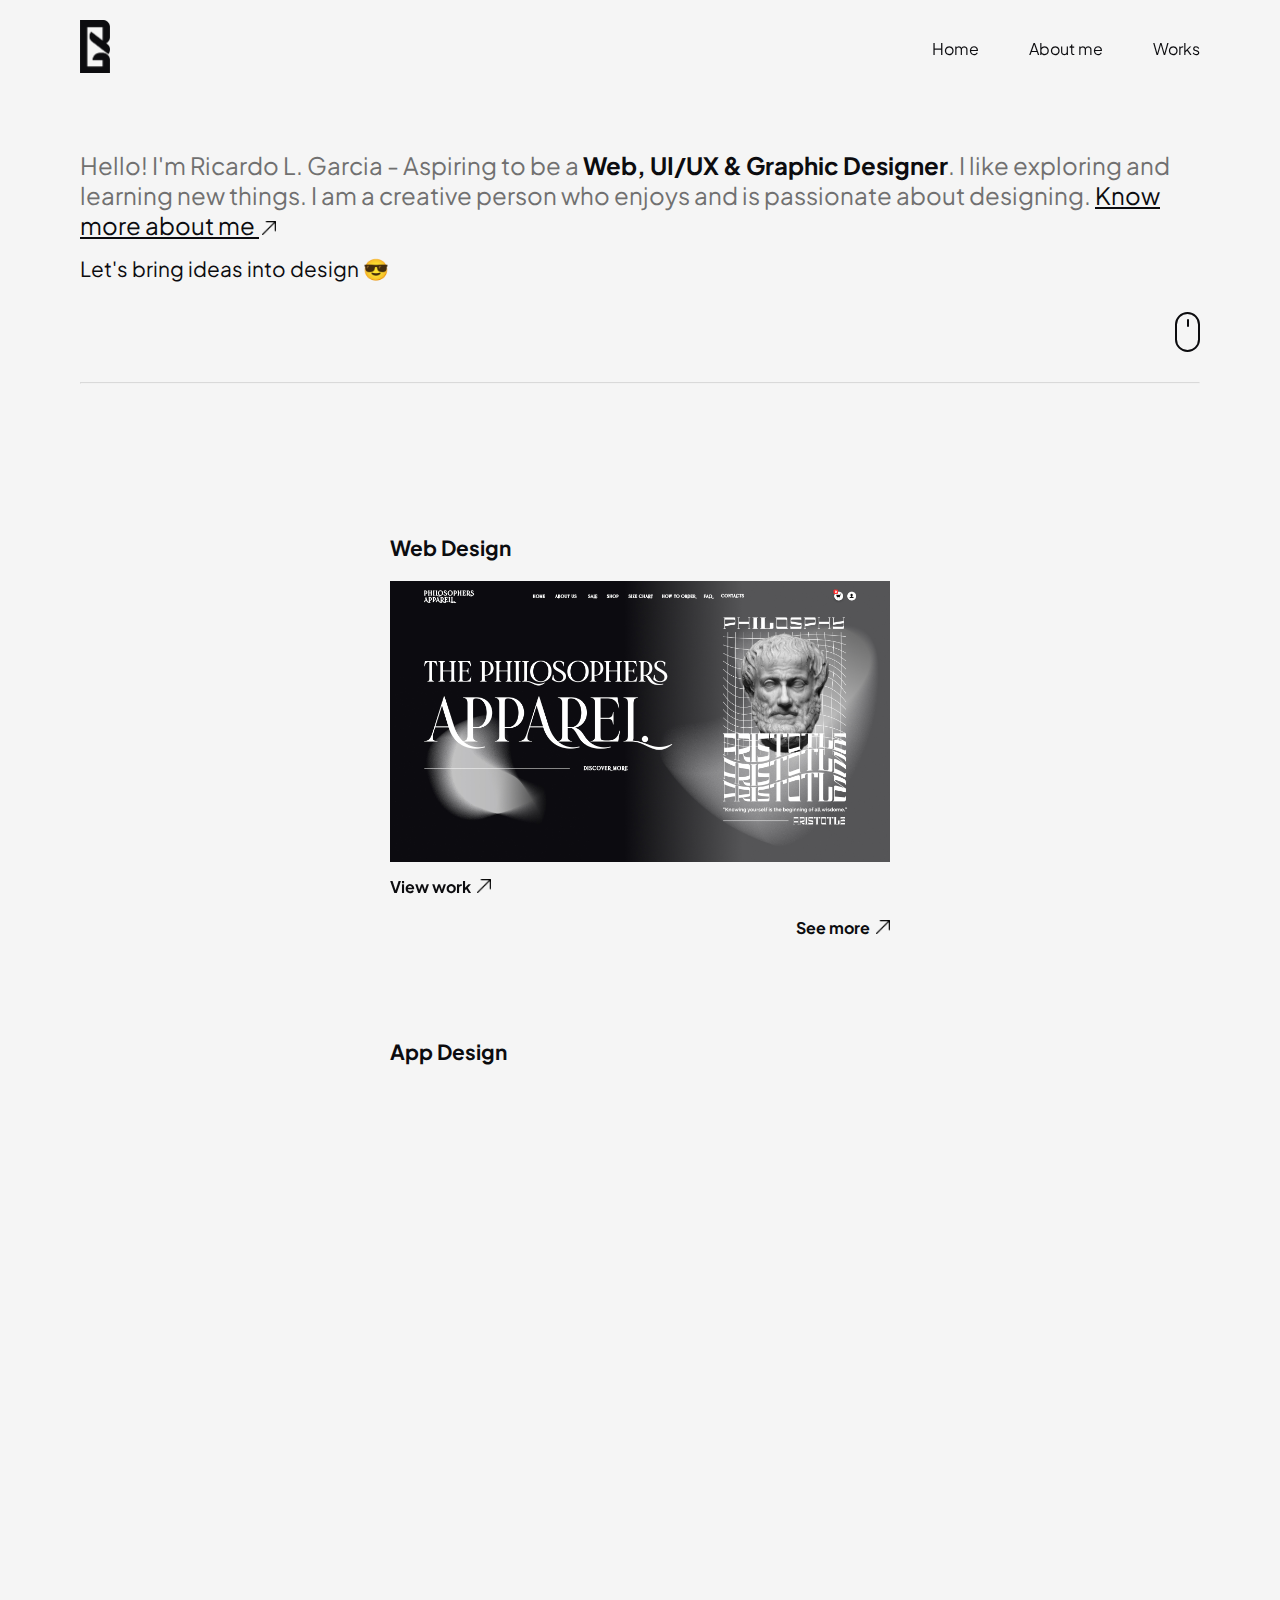
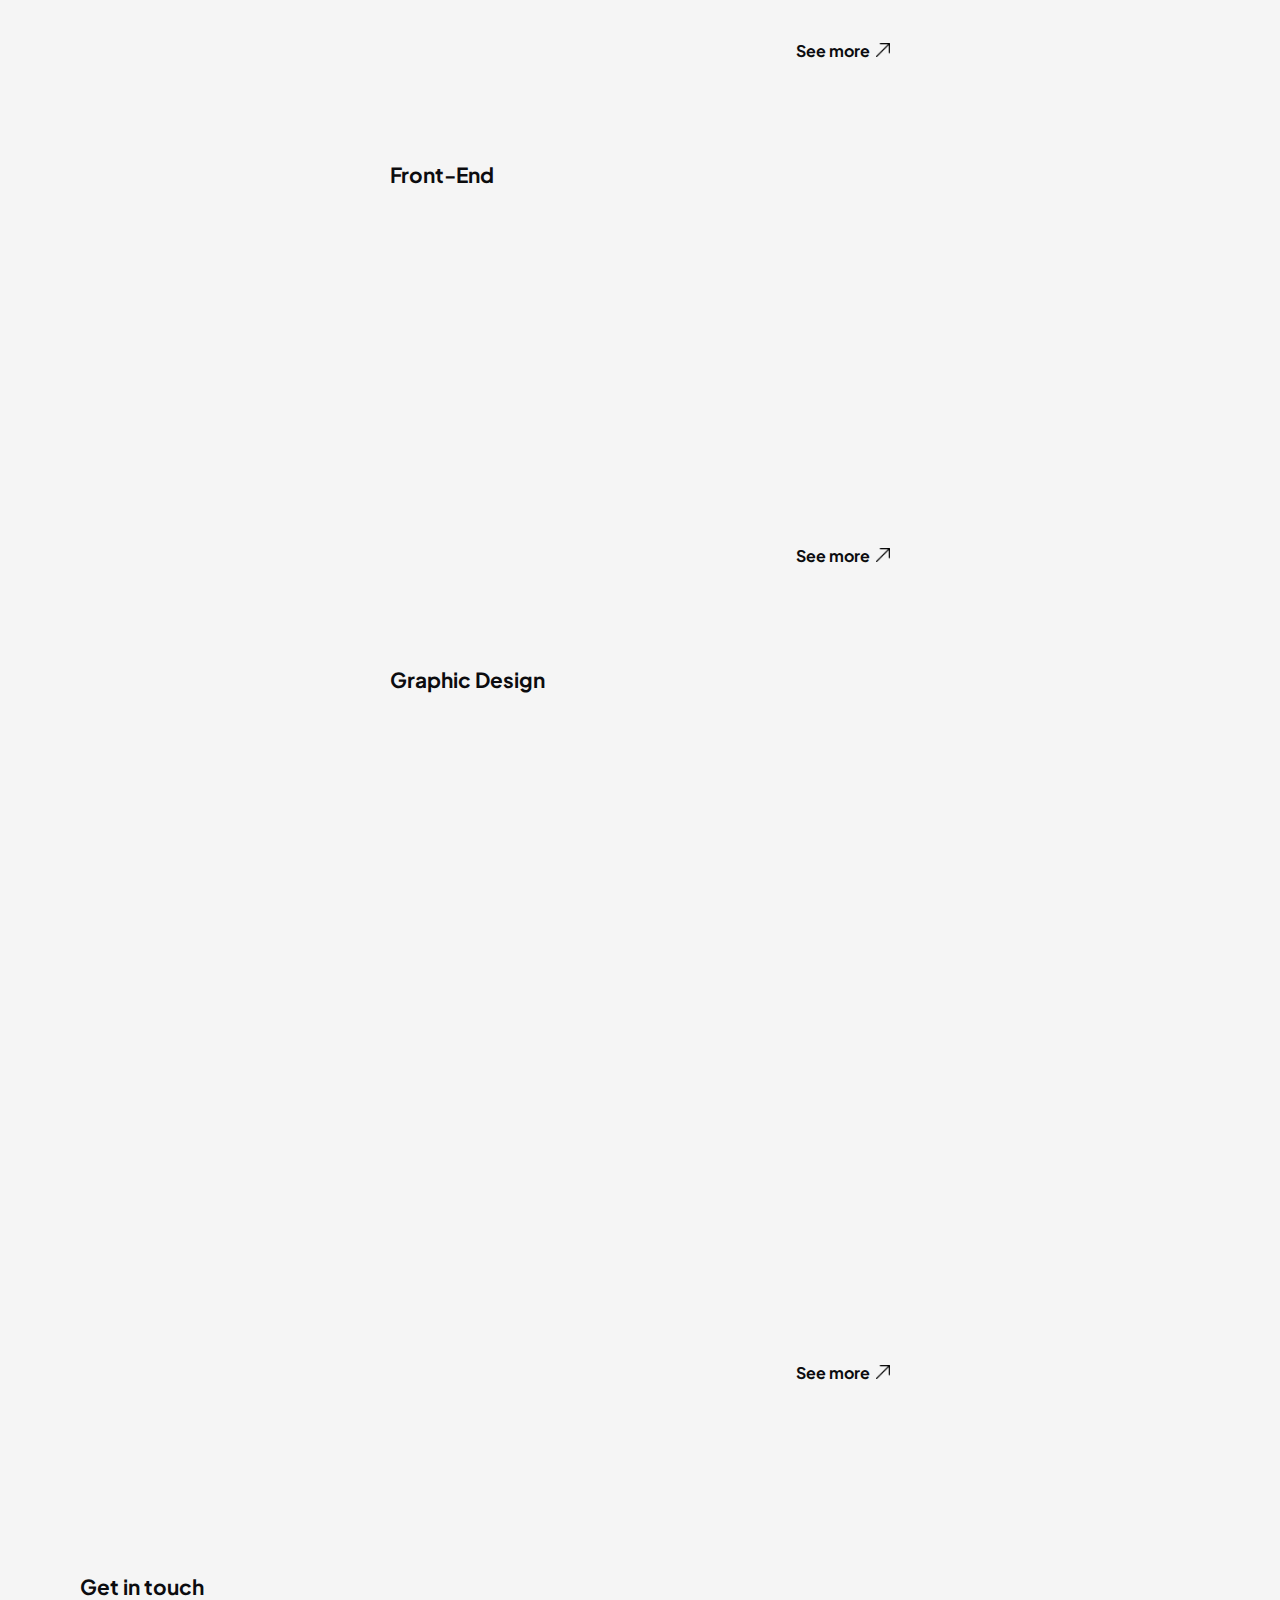
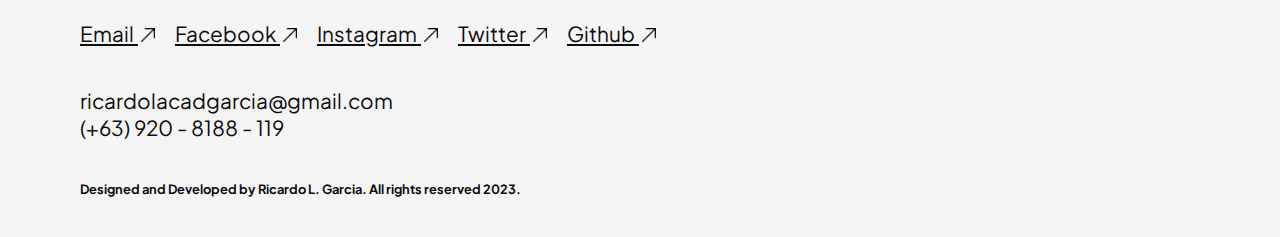
<file: index.html>
<!DOCTYPE html>
<html lang="en">

<head>
    <meta charset="UTF-8">
    <meta name="viewport" content="width=device-width, initial-scale=1.0">
    <link rel="shortcut icon" href="./assets/img/rlg_logo_black.png" type="image/x-icon">
    <link rel="stylesheet" href="./css/style.css">
    <link rel="stylesheet" href="./css/aos.css">
    <title>Ricardo L. Garcia - Homepage</title>
</head>

<body>


    <nav class="nav" id="nav">
        <div class="container">
            <div class="nav_content">
                <a href="./index.html" class="nav_logo_link"><img src="./assets/img/rlg_logo_black.png"
                        alt="rlg_logo_black" class="nav_logo_img"></a>
                <ul class="nav_menu">
                    <li class="nav_item"><a href="./index.html" class="nav_link">Home</a></li>
                    <li class="nav_item"><a href="./pages/about_me.html" class="nav_link">About me</a></li>
                    <li class="nav_item"><a href="#works" class="nav_link">Works</a></li>
                </ul>
                <div class="hamburger_menu_btn">
                    <span class="hamburger_menu_btn_line"></span>
                    <span class="hamburger_menu_btn_line"></span>
                    <span class="hamburger_menu_btn_line"></span>
                </div>
            </div>
        </div>
    </nav>

    <header class="hero" id="hero">
        <div class="container">
            <div class="hero_content">
                <div class="hero_text">
                    <h1 class="hero_title">
                        Hello! I'm Ricardo L. Garcia - Aspiring to be a <span class="highlight">Web, UI/UX & Graphic Designer</span>.
                        I like exploring and learning new things. I am a creative person who enjoys and is passionate
                        about designing.
                        <a href="./pages/about_me.html" class="know_more_link">Know more about me <img
                                src="./assets/img/up_right_arrow_icon.png" alt="up_right_arrow_icon"
                                class="up_right_arrow_icon"></a>
                    </h1>
                    <p class="hero_subtitle">Let's bring ideas into design &#128526;</p>
                    <div class="mouse_container">
                        <div class="mouse">
                            <div class="scroll"></div>
                        </div>
                    </div>
                </div>
                <hr>
            </div>
        </div>
    </header>

    <section class="works" id="works">
        <div class="container">
            <div class="works_content">
                <div class="works_list">

                    <div class="works_category">
                        <h1 class="works_category_title">Web Design</h1>
                        <div class="works_category_list">

                            <div class="works_category_item" data-aos="fade-in" data-aos-duration="1500">
                                <img src="./assets/img/web_design/philosophers_apparel_web_design.jpg" alt="nft_web_design"
                                    class="works_category_item_img">
                                <a href="https://www.figma.com/proto/4qXPgHVbLQpzvrm6PxrNls/PHILOSOPHERS_APPAREL_WEB_DESIGN?page-id=0%3A1&type=design&node-id=1-4&viewport=113%2C188%2C0.07&t=zYJ4mkJCLEhhvXiJ-1&scaling=scale-down-width&starting-point-node-id=1%3A4&mode=design"
                                    target="_blank" class="view_work_link">View work <img
                                        src="./assets/img/up_right_arrow_icon.png" alt="up_right_arrow_icon"
                                        class="up_right_arrow_icon"></a>
                            </div>

                        </div>
                        <a href="./pages/web_design.html" class="see_more_link">See more <img
                                src="./assets/img/up_right_arrow_icon.png" alt="up_right_arrow_icon"
                                class="up_right_arrow_icon"></a>
                    </div>

                    <div class="works_category">
                        <h1 class="works_category_title">App Design</h1>
                        <div class="works_category_list">

                            <div class="works_category_item" data-aos="fade-in" data-aos-duration="1500">
                                <img src="./assets/img/app_design/watch_app_design.jpg" alt="watch_app_design"
                                    class="works_category_item_img">
                                <a href="https://www.figma.com/proto/tubwOy5WPPYXiwpYaRlNV5/WATCH_APP_DESIGN?page-id=0%3A1&type=design&node-id=1-2&viewport=195%2C323%2C0.25&t=Bv6WkZOqKrNMV57z-1&scaling=scale-down&mode=design"
                                    target="_blank" class="view_work_link">View work <img
                                        src="./assets/img/up_right_arrow_icon.png" alt="up_right_arrow_icon"
                                        class="up_right_arrow_icon"></a>
                            </div>

                        </div>
                        <a href="./pages/app_design.html" class="see_more_link">See more <img
                                src="./assets/img/up_right_arrow_icon.png" alt="up_right_arrow_icon"
                                class="up_right_arrow_icon"></a>
                    </div>

                    <div class="works_category">
                        <h1 class="works_category_title">Front-End</h1>
                        <div class="works_category_list">

                            <div class="works_category_item" data-aos="fade-in" data-aos-duration="1500">
                                <img src="./assets/img/front_end/groove_app_front_end.jpg" alt="groove_app_front_end"
                                    class="works_category_item_img">
                                <a href="https://constrlg.github.io/vibo-website/" target="_blank"
                                    class="view_work_link">View work <img src="./assets/img/up_right_arrow_icon.png"
                                        alt="up_right_arrow_icon" class="up_right_arrow_icon"></a>
                            </div>

                        </div>
                        <a href="./pages/front_end.html" class="see_more_link">See more <img
                                src="./assets/img/up_right_arrow_icon.png" alt="up_right_arrow_icon"
                                class="up_right_arrow_icon"></a>
                    </div>

                    <div class="works_category">
                        <h1 class="works_category_title">Graphic Design</h1>
                        <div class="works_category_list">

                            <div class="works_category_item" data-aos="fade-in" data-aos-duration="1500">
                                <img src="./assets/img/graphic_design/meowta_verse_poster_design.jpg"
                                    alt="meowta_verse_poster_design" class="works_category_item_img">
                            </div>

                        </div>
                        <a href="./pages/graphic_design.html" class="see_more_link">See more <img
                                src="./assets/img/up_right_arrow_icon.png" alt="up_right_arrow_icon"
                                class="up_right_arrow_icon"></a>
                    </div>

                </div>


            </div>
        </div>
        </div>
    </section>

    <footer class="footer" id="footer">
        <div class="container">
            <div class="footer_content">
                <h1 class="footer_title">Get in touch</h1>
                <ul class="social_media_list">
                    <li class="social_media_item"><a href="mailto: ricardolacadgarcia@gmail.com" target="_blank"
                            class="social_media_link">Email <img src="./assets/img/up_right_arrow_icon.png"
                                alt="up_right_arrow_icon" class="up_right_arrow_icon"></a></li>
                    <li class="social_media_item"><a href="https://www.facebook.com/ricardolacadgarcia" target="_blank"
                            class="social_media_link">Facebook <img src="./assets/img/up_right_arrow_icon.png"
                                alt="up_right_arrow_icon" class="up_right_arrow_icon"></a></li>
                    <li class="social_media_item"><a href="https://www.instagram.com/ricardosgarcias" target="_blank"
                            class="social_media_link">Instagram <img src="./assets/img/up_right_arrow_icon.png"
                                alt="up_right_arrow_icon" class="up_right_arrow_icon"></a></li>
                    <li class="social_media_item"><a href="https://twitter.com/ricardosgarcias" target="_blank"
                            class="social_media_link">Twitter <img src="./assets/img/up_right_arrow_icon.png"
                                alt="up_right_arrow_icon" class="up_right_arrow_icon"></a></li>
                    <li class="social_media_item"><a href="https://github.com/constrlg" target="_blank"
                            class="social_media_link">Github <img src="./assets/img/up_right_arrow_icon.png"
                                alt="up_right_arrow_icon" class="up_right_arrow_icon"></a></li>
                </ul>
                <ul class="contact_list">
                    <li class="contact_item">ricardolacadgarcia@gmail.com</p>
                    <li class="contact_item">(+63) 920 - 8188 - 119</p>
                </ul>
                <p class="copy">Designed and Developed by Ricardo L. Garcia. All rights reserved 2023.</p>
            </div>
        </div>
    </footer>

    <script src="./js/main.js"></script>
    <script src="./js/aos.js"></script>
    <script>AOS.init();</script>
</body>

</html>
</file>
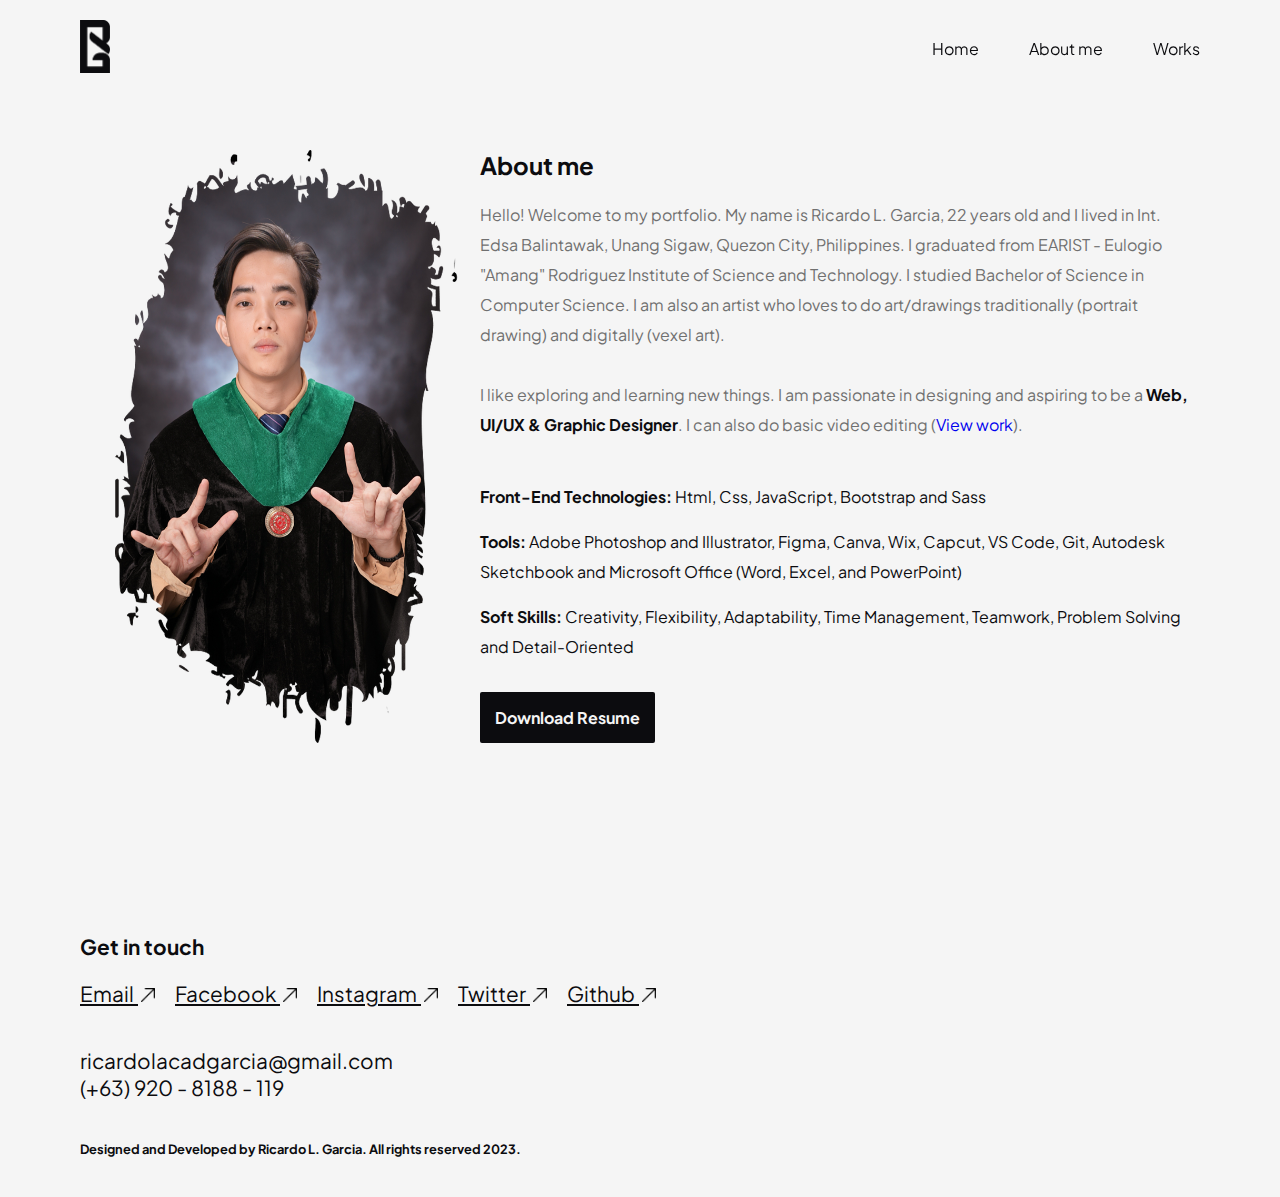
<file: pages/about_me.html>
<!DOCTYPE html>
<html lang="en">

<head>
    <meta charset="UTF-8">
    <meta name="viewport" content="width=device-width, initial-scale=1.0">
    <link rel="shortcut icon" href="../assets/img/rlg_logo_black.png" type="image/x-icon">
    <link rel="stylesheet" href="../css/style.css">
    <link rel="stylesheet" href="../css/aos.css">
    <title>Ricardo L. Garcia - About me</title>
</head>

<body>


    <nav class="nav" id="nav">
        <div class="container">
            <div class="nav_content">
                <a href="../index.html" class="nav_logo_link"><img src="../assets/img/rlg_logo_black.png"
                        alt="rlg_logo_black" class="nav_logo_img"></a>
                <ul class="nav_menu">
                    <li class="nav_item"><a href="../index.html" class="nav_link">Home</a></li>
                    <li class="nav_item"><a href="./about_me.html" class="nav_link">About me</a></li>
                    <li class="nav_item"><a href="../index.html#works" class="nav_link">Works</a></li>
                </ul>
                <div class="hamburger_menu_btn">
                    <span class="hamburger_menu_btn_line"></span>
                    <span class="hamburger_menu_btn_line"></span>
                    <span class="hamburger_menu_btn_line"></span>
                </div>
            </div>
        </div>
    </nav>

    <section class="about_me" id="about_me">
        <div class="container">
            <div class="about_me_content">
                <img src="../assets/img/rlg_img.png" alt="rlg_img" class="about_me_img">
                <div class="about_me_text">
                    <h1 class="about_me_title">
                        About me
                    </h1>
                    <p class="about_me_p">
                        Hello! Welcome to my portfolio. My name is Ricardo L. Garcia, 22 years old and I lived in Int.
                        Edsa Balintawak, Unang Sigaw, Quezon City, Philippines.
                        I graduated from EARIST - Eulogio "Amang" Rodriguez Institute of Science and Technology. I
                        studied Bachelor of Science in Computer Science.
                        I am also an artist who loves to do art/drawings traditionally (portrait drawing) and digitally
                        (vexel art).
                        <br><br>
                        I like exploring and learning new things. I am passionate in designing and aspiring to be a <span
                            class="highlight">Web, UI/UX & Graphic Designer</span>. I can also do basic video editing (<a href="https://drive.google.com/drive/folders/1T1_SGjZ8UbEoN6qESkWKR5QlQWIuHG87">View work</a>).
                    </p><br><br>
                    <div class="skills_and_tools">
                        <div class="front_end_tech">
                            <span class="highlight">Front-End Technologies:</span> Html, Css, JavaScript, Bootstrap and
                            Sass
                        </div>
                        <div class="tools">
                            <span class="highlight">Tools:</span> Adobe Photoshop and Illustrator, Figma, Canva, Wix, Capcut, VS Code, Git, Autodesk Sketchbook and Microsoft
Office (Word, Excel, and PowerPoint)
                        </div>
                        <div class="soft_skills">
                            <span class="highlight">Soft Skills:</span> Creativity, Flexibility, Adaptability, Time
                            Management, Teamwork, Problem Solving and Detail-Oriented
                        </div>
                    </div>
                    <a href="../assets/rlg_resume.pdf" download="rlg_resume" class="dl_resume_link">Download
                        Resume</a>
                </div>
            </div>
        </div>
    </section>

    <footer class="footer" id="footer">
        <div class="container">
            <div class="footer_content">
                <h1 class="footer_title">Get in touch</h1>
                <ul class="social_media_list">
                    <li class="social_media_item"><a href="mailto: ricardolacadgarcia@gmail.com" target="_blank"
                            class="social_media_link">Email <img src="../assets/img/up_right_arrow_icon.png"
                                alt="up_right_arrow_icon" class="up_right_arrow_icon"></a></li>
                    <li class="social_media_item"><a href="https://www.facebook.com/ricardolacadgarcia" target="_blank"
                            class="social_media_link">Facebook <img src="../assets/img/up_right_arrow_icon.png"
                                alt="up_right_arrow_icon" class="up_right_arrow_icon"></a></li>
                    <li class="social_media_item"><a href="https://www.instagram.com/ricardosgarcias" target="_blank"
                            class="social_media_link">Instagram <img src="../assets/img/up_right_arrow_icon.png"
                                alt="up_right_arrow_icon" class="up_right_arrow_icon"></a></li>
                    <li class="social_media_item"><a href="https://twitter.com/ricardosgarcias" target="_blank"
                            class="social_media_link">Twitter <img src="../assets/img/up_right_arrow_icon.png"
                                alt="up_right_arrow_icon" class="up_right_arrow_icon"></a></li>
                    <li class="social_media_item"><a href="https://github.com/constrlg" target="_blank"
                            class="social_media_link">Github <img src="../assets/img/up_right_arrow_icon.png"
                                alt="up_right_arrow_icon" class="up_right_arrow_icon"></a></li>
                </ul>
                <ul class="contact_list">
                    <li class="contact_item">ricardolacadgarcia@gmail.com</p>
                    <li class="contact_item">(+63) 920 - 8188 - 119</p>
                </ul>
                <p class="copy">Designed and Developed by Ricardo L. Garcia. All rights reserved 2023.</p>
            </div>
        </div>
    </footer>



    <script src="../js/main.js"></script>
    <script src="../js/aos.js"></script>
    <script>AOS.init();</script>
</body>

</html>
</file>
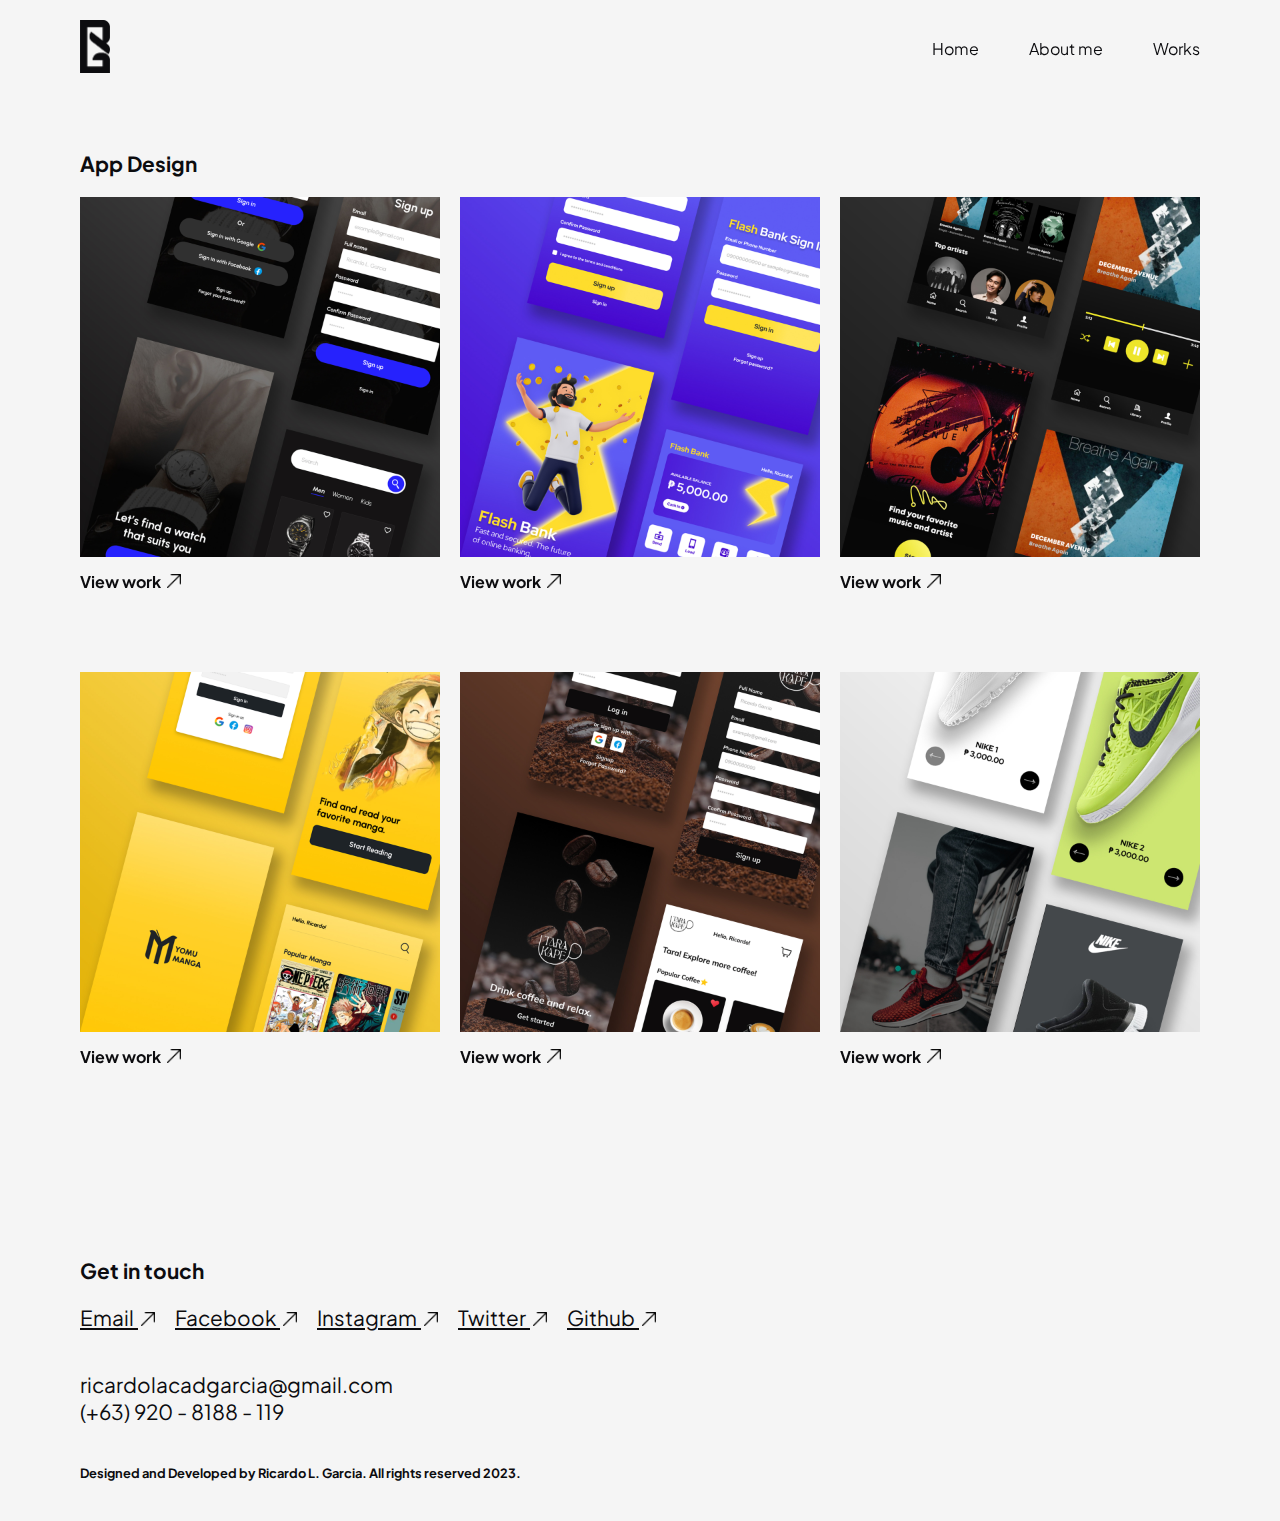
<file: pages/app_design.html>
<!DOCTYPE html>
<html lang="en">

<head>
    <meta charset="UTF-8">
    <meta name="viewport" content="width=device-width, initial-scale=1.0">
    <link rel="shortcut icon" href="../assets/img/rlg_logo_black.png" type="image/x-icon">
    <link rel="stylesheet" href="../css/style.css">
    <link rel="stylesheet" href="../css/aos.css">
    <title>Ricardo L. Garcia - App Design</title>
</head>

<body>

    <nav class="nav" id="nav">
        <div class="container">
            <div class="nav_content">
                <a href="../index.html" class="nav_logo_link"><img src="../assets/img/rlg_logo_black.png"
                        alt="rlg_logo_black" class="nav_logo_img"></a>
                <ul class="nav_menu">
                    <li class="nav_item"><a href="../index.html" class="nav_link">Home</a></li>
                    <li class="nav_item"><a href="./about_me.html" class="nav_link">About me</a></li>
                    <li class="nav_item"><a href="../index.html#works" class="nav_link">Works</a></li>
                </ul>
                <div class="hamburger_menu_btn">
                    <span class="hamburger_menu_btn_line"></span>
                    <span class="hamburger_menu_btn_line"></span>
                    <span class="hamburger_menu_btn_line"></span>
                </div>
            </div>
        </div>
    </nav>

    <section class="work" id="work">
        <div class="container">
            <div class="work_content">
                <h1 class="work_title">App Design</h1>
                <div class="work_list">
                    
                    <div class="work_item" data-aos="fade-in" data-aos-duration="1500">
                        <img src="../assets/img/app_design/watch_app_design.jpg" alt="watch_app_design"
                            class="work_item_img">
                        <a href="https://www.figma.com/proto/tubwOy5WPPYXiwpYaRlNV5/WATCH_APP_DESIGN?page-id=0%3A1&type=design&node-id=1-2&viewport=195%2C323%2C0.25&t=Bv6WkZOqKrNMV57z-1&scaling=scale-down&mode=design"
                            target="_blank" class="view_work_link">View work <img
                                src="../assets/img/up_right_arrow_icon.png" alt="up_right_arrow_icon"
                                class="up_right_arrow_icon"></a>
                    </div>
                    

                    <div class="work_item" data-aos="fade-in" data-aos-duration="1500">
                        <img src="../assets/img/app_design/flash_bank_app_design.jpg" alt="flash_bank_app_design"
                            class="work_item_img">
                        <a href="https://www.figma.com/proto/VvcmjQ2BCKvYPGPY054wRJ/FLASH_BANK_APP_DESIGN?page-id=0%3A1&type=design&node-id=1-2&viewport=68%2C227%2C0.26&t=8at3E5IOwTSaI1pS-1&scaling=scale-down&starting-point-node-id=1%3A2&mode=design"
                            target="_blank" class="view_work_link">View work <img
                                src="../assets/img/up_right_arrow_icon.png" alt="up_right_arrow_icon"
                                class="up_right_arrow_icon"></a>
                    </div>

                    <div class="work_item" data-aos="fade-in" data-aos-duration="1500">
                        <img src="../assets/img/app_design/music_app_design.jpg" alt="music_app_design"
                            class="work_item_img">
                        <a href="https://www.figma.com/proto/PouIp3c43LXHARnaMNCAXE/MUSIC_APP_DESIGN?page-id=0%3A1&type=design&node-id=1-2&viewport=433%2C243%2C1&t=8SHmxtoWgU8fjzVf-1&scaling=scale-down&starting-point-node-id=1%3A2&mode=design"
                            target="_blank" class="view_work_link">View work <img
                                src="../assets/img/up_right_arrow_icon.png" alt="up_right_arrow_icon"
                                class="up_right_arrow_icon"></a>
                    </div>

                    <div class="work_item" data-aos="fade-in" data-aos-duration="1500">
                        <img src="../assets/img/app_design/yomu_manga_app_design.jpg" alt="yomu_manga_app_design"
                            class="work_item_img">
                        <a href="https://www.figma.com/proto/kIJeQqXQBlUHZJZLxfBzpV/YOMU_MANGA_APP_DESIGN?page-id=0%3A1&type=design&node-id=10-250&viewport=74%2C268%2C0.5&t=8f53j7lhaV0OFwTg-1&scaling=scale-down&mode=design"
                            target="_blank" class="view_work_link">View work <img
                                src="../assets/img/up_right_arrow_icon.png" alt="up_right_arrow_icon"
                                class="up_right_arrow_icon"></a>
                    </div>

                    <div class="work_item" data-aos="fade-in" data-aos-duration="1500">
                        <img src="../assets/img/app_design/tara_kape_app_design.jpg" alt="tara_kape_app_design"
                            class="work_item_img">
                        <a href="https://www.figma.com/proto/DZ4VWjgTVhzbKA1Wi9Gzjx/TARA_KAPE_APP_DESIGN?page-id=0%3A1&type=design&node-id=1-6&viewport=145%2C395%2C0.27&t=PAJO81lJz5Vj7X6b-1&scaling=scale-down&mode=design"
                            target="_blank" class="view_work_link">View work <img
                                src="../assets/img/up_right_arrow_icon.png" alt="up_right_arrow_icon"
                                class="up_right_arrow_icon"></a>
                    </div>

                    <div class="work_item" data-aos="fade-in" data-aos-duration="1500">
                        <img src="../assets/img/app_design/nike_app_design.jpg" alt="nike_app_design"
                            class="work_item_img">
                        <a href="https://www.figma.com/proto/XOgxf6guIo835NUQ5EREUL/NIKE_APP_DESIGN?page-id=0%3A1&type=design&node-id=1-2&viewport=37%2C138%2C1&t=mcMRQVR8sQ60kpTK-1&scaling=scale-down&starting-point-node-id=1%3A2&mode=design"
                            target="_blank" class="view_work_link">View work <img
                                src="../assets/img/up_right_arrow_icon.png" alt="up_right_arrow_icon"
                                class="up_right_arrow_icon"></a>
                    </div>

                </div>
            </div>
        </div>
    </section>

    <footer class="footer" id="footer">
        <div class="container">
            <div class="footer_content">
                <h1 class="footer_title">Get in touch</h1>
                <ul class="social_media_list">
                    <li class="social_media_item"><a href="mailto: ricardolacadgarcia@gmail.com" target="_blank"
                            class="social_media_link">Email <img src="../assets/img/up_right_arrow_icon.png"
                                alt="up_right_arrow_icon" class="up_right_arrow_icon"></a></li>
                    <li class="social_media_item"><a href="https://www.facebook.com/ricardolacadgarcia" target="_blank"
                            class="social_media_link">Facebook <img src="../assets/img/up_right_arrow_icon.png"
                                alt="up_right_arrow_icon" class="up_right_arrow_icon"></a></li>
                    <li class="social_media_item"><a href="https://www.instagram.com/ricardosgarcias" target="_blank"
                            class="social_media_link">Instagram <img src="../assets/img/up_right_arrow_icon.png"
                                alt="up_right_arrow_icon" class="up_right_arrow_icon"></a></li>
                    <li class="social_media_item"><a href="https://twitter.com/ricardosgarcias" target="_blank"
                            class="social_media_link">Twitter <img src="../assets/img/up_right_arrow_icon.png"
                                alt="up_right_arrow_icon" class="up_right_arrow_icon"></a></li>
                    <li class="social_media_item"><a href="https://github.com/constrlg" target="_blank"
                            class="social_media_link">Github <img src="../assets/img/up_right_arrow_icon.png"
                                alt="up_right_arrow_icon" class="up_right_arrow_icon"></a></li>
                </ul>
                <ul class="contact_list">
                    <li class="contact_item">ricardolacadgarcia@gmail.com</p>
                    <li class="contact_item">(+63) 920 - 8188 - 119</p>
                </ul>
                <p class="copy">Designed and Developed by Ricardo L. Garcia. All rights reserved 2023.</p>
            </div>
        </div>
    </footer>

    <script src="../js/main.js"></script>
    <script src="../js/aos.js"></script>
    <script>AOS.init();</script>
</body>

</html>
</file>
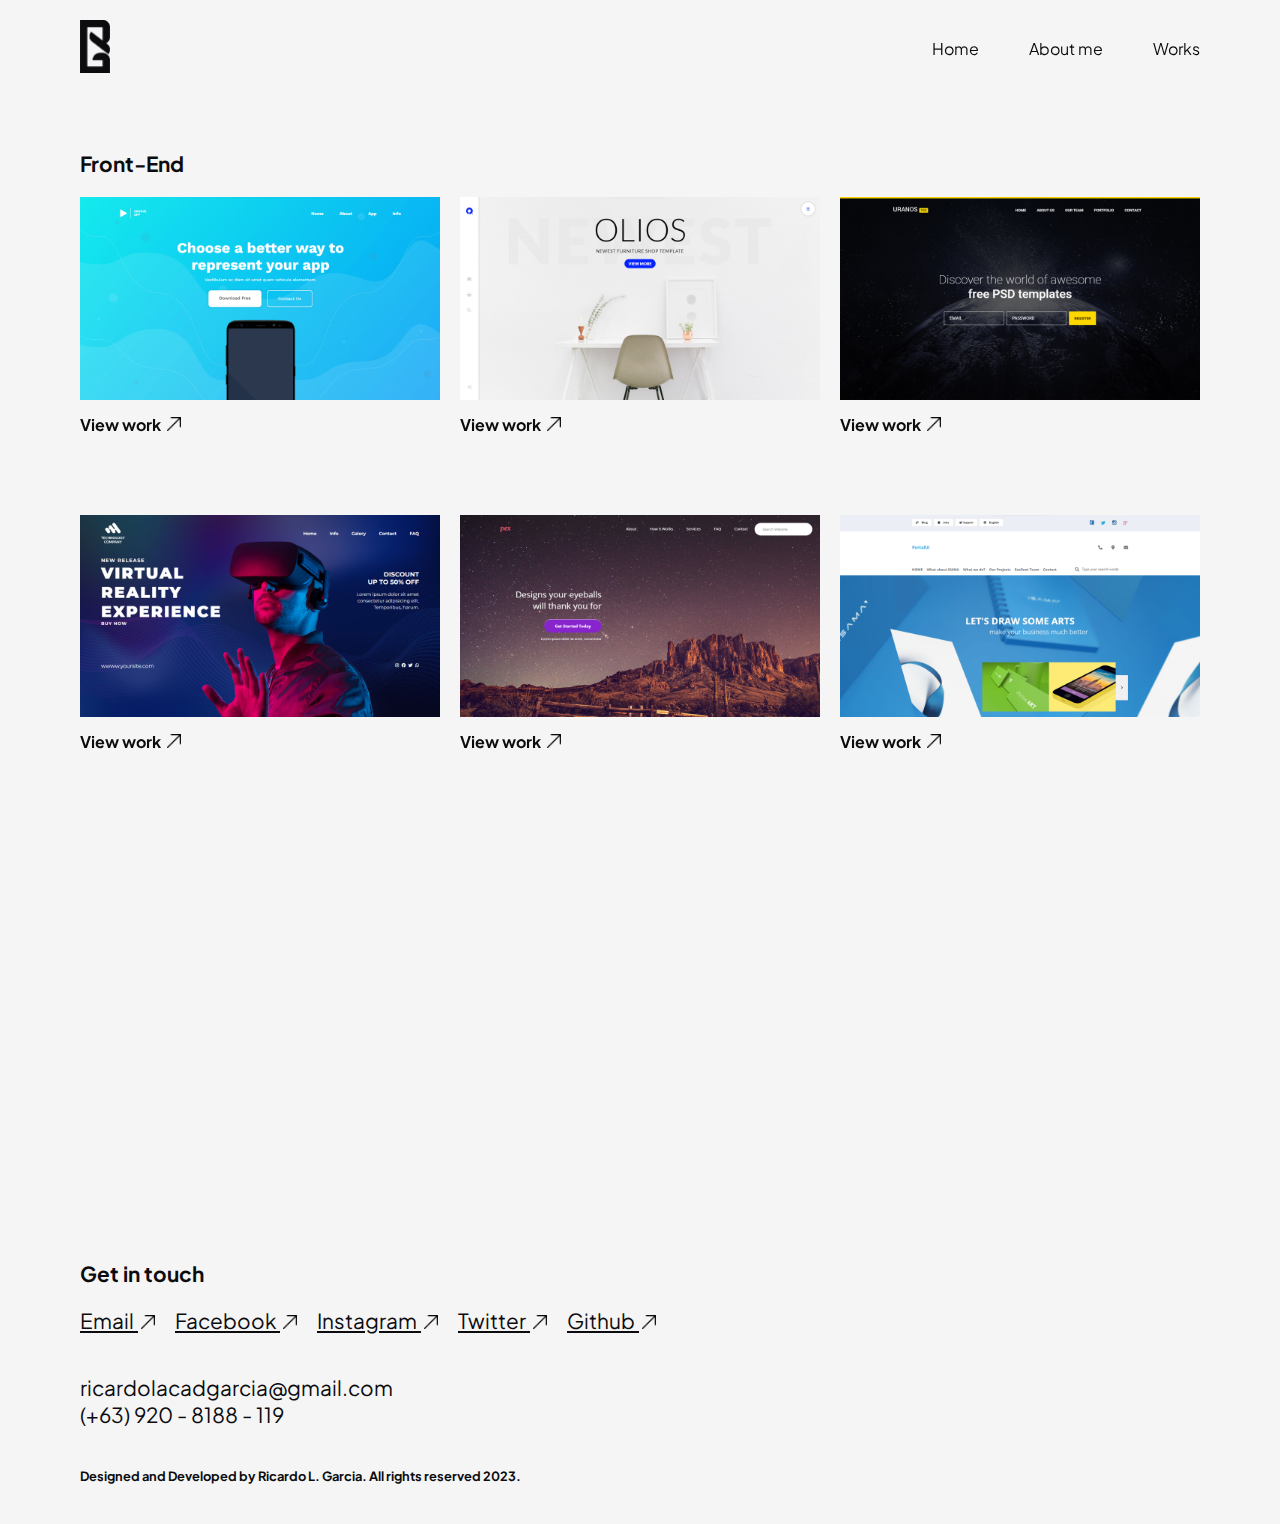
<file: pages/front_end.html>
<!DOCTYPE html>
<html lang="en">

<head>
    <meta charset="UTF-8">
    <meta name="viewport" content="width=device-width, initial-scale=1.0">
    <link rel="shortcut icon" href="../assets/img/rlg_logo_black.png" type="image/x-icon">
    <link rel="stylesheet" href="../css/style.css">
    <link rel="stylesheet" href="../css/aos.css">
    <title>Ricardo L. Garcia - Front-End</title>
</head>

<body>

    <nav class="nav" id="nav">
        <div class="container">
            <div class="nav_content">
                <a href="../index.html" class="nav_logo_link"><img src="../assets/img/rlg_logo_black.png"
                        alt="rlg_logo_black" class="nav_logo_img"></a>
                <ul class="nav_menu">
                    <li class="nav_item"><a href="../index.html" class="nav_link">Home</a></li>
                    <li class="nav_item"><a href="./about_me.html" class="nav_link">About me</a></li>
                    <li class="nav_item"><a href="../index.html#works" class="nav_link">Works</a></li>
                </ul>
                <div class="hamburger_menu_btn">
                    <span class="hamburger_menu_btn_line"></span>
                    <span class="hamburger_menu_btn_line"></span>
                    <span class="hamburger_menu_btn_line"></span>
                </div>
            </div>
        </div>
    </nav>

    <section class="work" id="work">
        <div class="container">
            <div class="work_content">
                <h1 class="work_title">Front-End</h1>
                <div class="work_list">


                    <div class="work_item" data-aos="fade-in" data-aos-duration="1500">
                        <img src="../assets/img/front_end/groove_app_front_end.jpg" alt="groove_app_front_end"
                            class="work_item_img">
                        <a href="https://constrlg.github.io/vibo-website/" target="_blank" class="view_work_link">View
                            work <img src="../assets/img/up_right_arrow_icon.png" alt="up_right_arrow_icon"
                                class="up_right_arrow_icon"></a>
                    </div>

                    <div class="work_item" data-aos="fade-in" data-aos-duration="1500">
                        <img src="../assets/img/front_end/olios_front_end.jpg" alt="olios_front_end"
                            class="work_item_img">
                        <a href="https://constrlg.github.io/olios-website/" target="_blank" class="view_work_link">View
                            work <img src="../assets/img/up_right_arrow_icon.png" alt="up_right_arrow_icon"
                                class="up_right_arrow_icon"></a>
                    </div>

                    <div class="work_item" data-aos="fade-in" data-aos-duration="1500">
                        <img src="../assets/img/front_end/uranus_front_end.jpg" alt="uranus_front_end"
                            class="work_item_img">
                        <a href="https://constrlg.github.io/uranus-website/" target="_blank" class="view_work_link">View
                            work <img src="../assets/img/up_right_arrow_icon.png" alt="up_right_arrow_icon"
                                class="up_right_arrow_icon"></a>
                    </div>

                    <div class="work_item" data-aos="fade-in" data-aos-duration="1500">
                        <img src="../assets/img/front_end/technology_landing_page_front_end.jpg"
                            alt="technology_landing_page_front_end" class="work_item_img">
                        <a href="https://constrlg.github.io/technology-landing-page-website/" target="_blank"
                            class="view_work_link">View work <img src="../assets/img/up_right_arrow_icon.png"
                                alt="up_right_arrow_icon" class="up_right_arrow_icon"></a>
                    </div>

                    <div class="work_item" data-aos="fade-in" data-aos-duration="1500">
                        <img src="../assets/img/front_end/pex_front_end.jpg" alt="pex_front_end" class="work_item_img">
                        <a href="https://constrlg.github.io/pex-website/" target="_blank" class="view_work_link">View
                            work <img src="../assets/img/up_right_arrow_icon.png" alt="up_right_arrow_icon"
                                class="up_right_arrow_icon"></a>
                    </div>

                    <div class="work_item" data-aos="fade-in" data-aos-duration="1500">
                        <img src="../assets/img/front_end/portal_ui_front_end.jpg" alt="portal_ui_front_end"
                            class="work_item_img">
                        <a href="https://constrlg.github.io/portal-ui-website/" target="_blank"
                            class="view_work_link">View work <img src="../assets/img/up_right_arrow_icon.png"
                                alt="up_right_arrow_icon" class="up_right_arrow_icon"></a>
                    </div>

                    <div class="work_item" data-aos="fade-in" data-aos-duration="1500">
                        <img src="../assets/img/front_end/luna_front_end.jpg" alt="luna_front_end"
                            class="work_item_img">
                        <a href="https://constrlg.github.io/luna-website/" target="_blank" class="view_work_link">View
                            work <img src="../assets/img/up_right_arrow_icon.png" alt="up_right_arrow_icon"
                                class="up_right_arrow_icon"></a>
                    </div>

                    <div class="work_item" data-aos="fade-in" data-aos-duration="1500">
                        <img src="../assets/img/front_end/dash_front_end.jpg" alt="dash_front_end"
                            class="work_item_img">
                        <a href="https://constrlg.github.io/dash-website/" target="_blank" class="view_work_link">View
                            work <img src="../assets/img/up_right_arrow_icon.png" alt="up_right_arrow_icon"
                                class="up_right_arrow_icon"></a>
                    </div>

                    <div class="work_item" data-aos="fade-in" data-aos-duration="1500">
                        <img src="../assets/img/front_end/among_us_front_end.jpg" alt="among_us_front_end"
                            class="work_item_img">
                        <a href="https://constrlg.github.io/among-us-website/" target="_blank"
                            class="view_work_link">View work <img src="../assets/img/up_right_arrow_icon.png"
                                alt="up_right_arrow_icon" class="up_right_arrow_icon"></a>
                    </div>

                </div>
            </div>
        </div>
    </section>

    <footer class="footer" id="footer">
        <div class="container">
            <div class="footer_content">
                <h1 class="footer_title">Get in touch</h1>
                <ul class="social_media_list">
                    <li class="social_media_item"><a href="mailto: ricardolacadgarcia@gmail.com" target="_blank"
                            class="social_media_link">Email <img src="../assets/img/up_right_arrow_icon.png"
                                alt="up_right_arrow_icon" class="up_right_arrow_icon"></a></li>
                    <li class="social_media_item"><a href="https://www.facebook.com/ricardolacadgarcia" target="_blank"
                            class="social_media_link">Facebook <img src="../assets/img/up_right_arrow_icon.png"
                                alt="up_right_arrow_icon" class="up_right_arrow_icon"></a></li>
                    <li class="social_media_item"><a href="https://www.instagram.com/ricardosgarcias" target="_blank"
                            class="social_media_link">Instagram <img src="../assets/img/up_right_arrow_icon.png"
                                alt="up_right_arrow_icon" class="up_right_arrow_icon"></a></li>
                    <li class="social_media_item"><a href="https://twitter.com/ricardosgarcias" target="_blank"
                            class="social_media_link">Twitter <img src="../assets/img/up_right_arrow_icon.png"
                                alt="up_right_arrow_icon" class="up_right_arrow_icon"></a></li>
                    <li class="social_media_item"><a href="https://github.com/constrlg" target="_blank"
                            class="social_media_link">Github <img src="../assets/img/up_right_arrow_icon.png"
                                alt="up_right_arrow_icon" class="up_right_arrow_icon"></a></li>
                </ul>
                <ul class="contact_list">
                    <li class="contact_item">ricardolacadgarcia@gmail.com</p>
                    <li class="contact_item">(+63) 920 - 8188 - 119</p>
                </ul>
                <p class="copy">Designed and Developed by Ricardo L. Garcia. All rights reserved 2023.</p>
            </div>
        </div>
    </footer>

    <script src="../js/main.js"></script>
    <script src="../js/aos.js"></script>
    <script>AOS.init();</script>
</body>

</html>
</file>
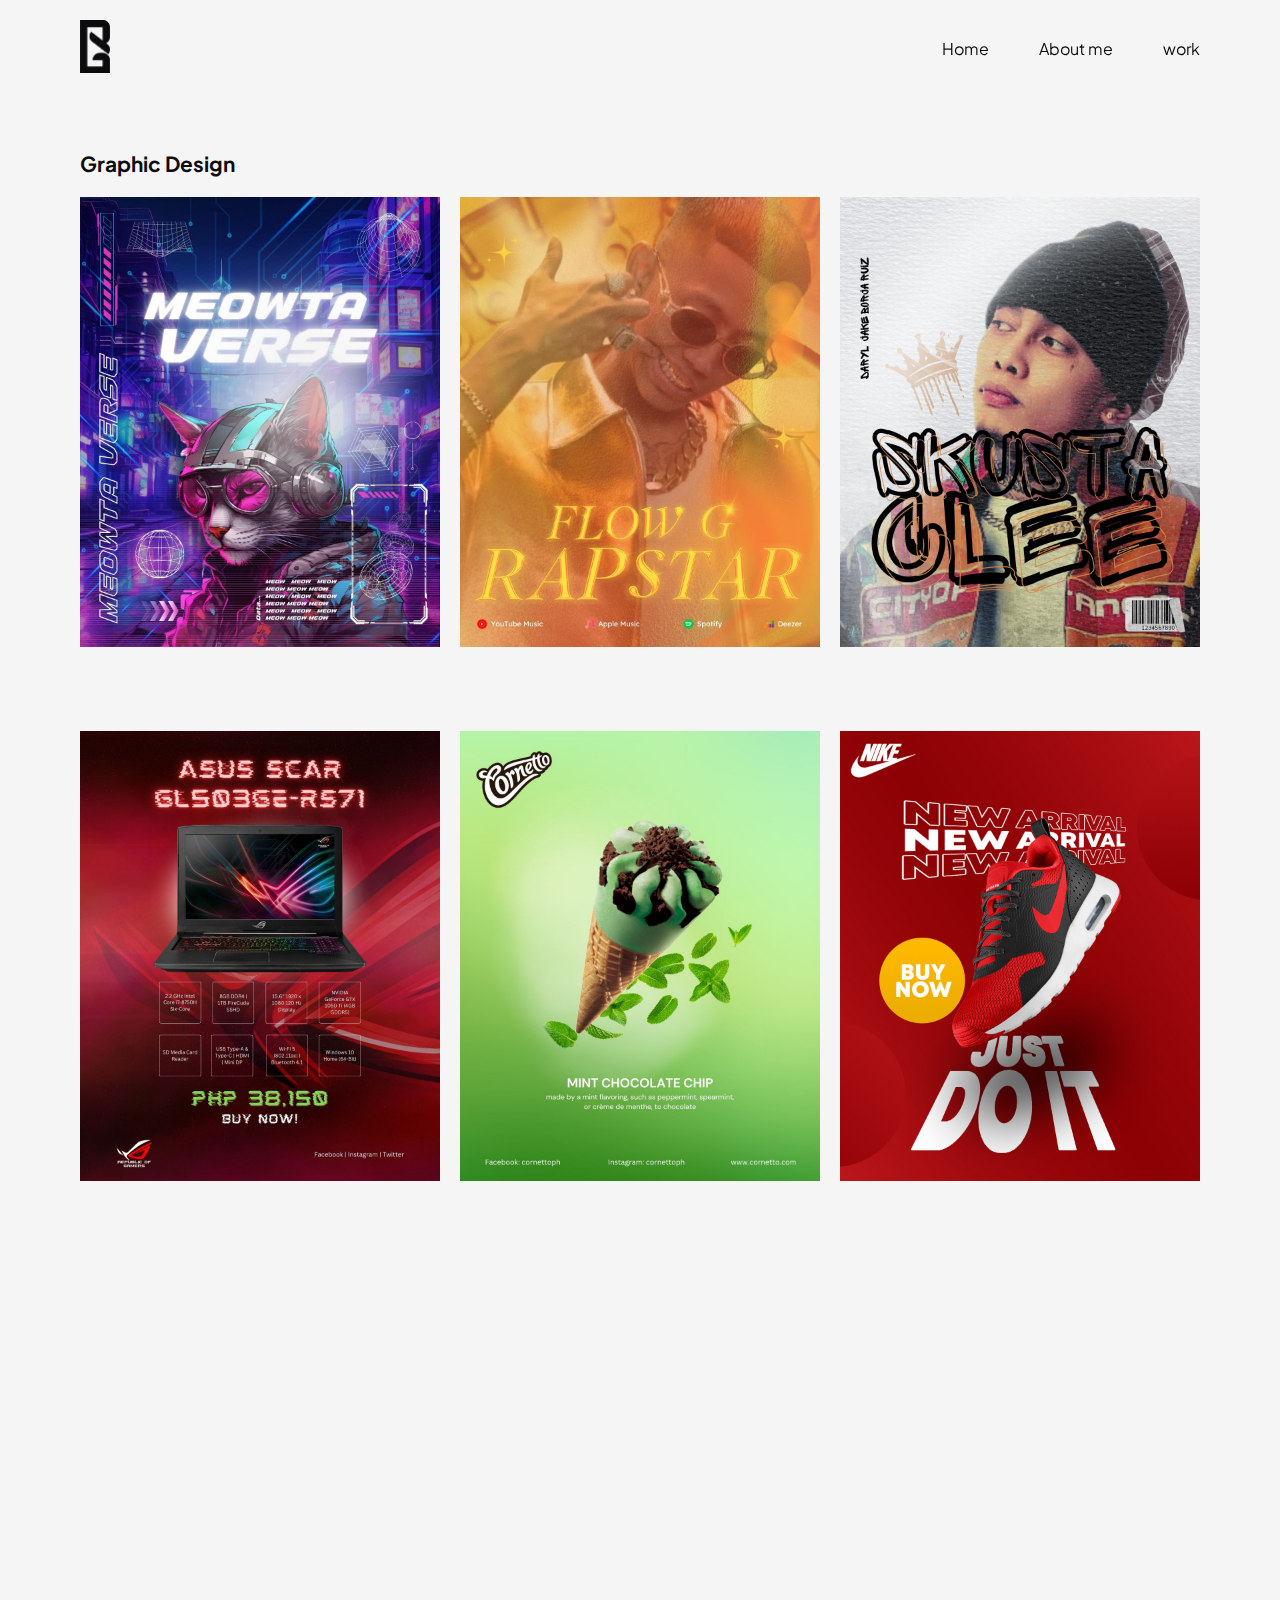
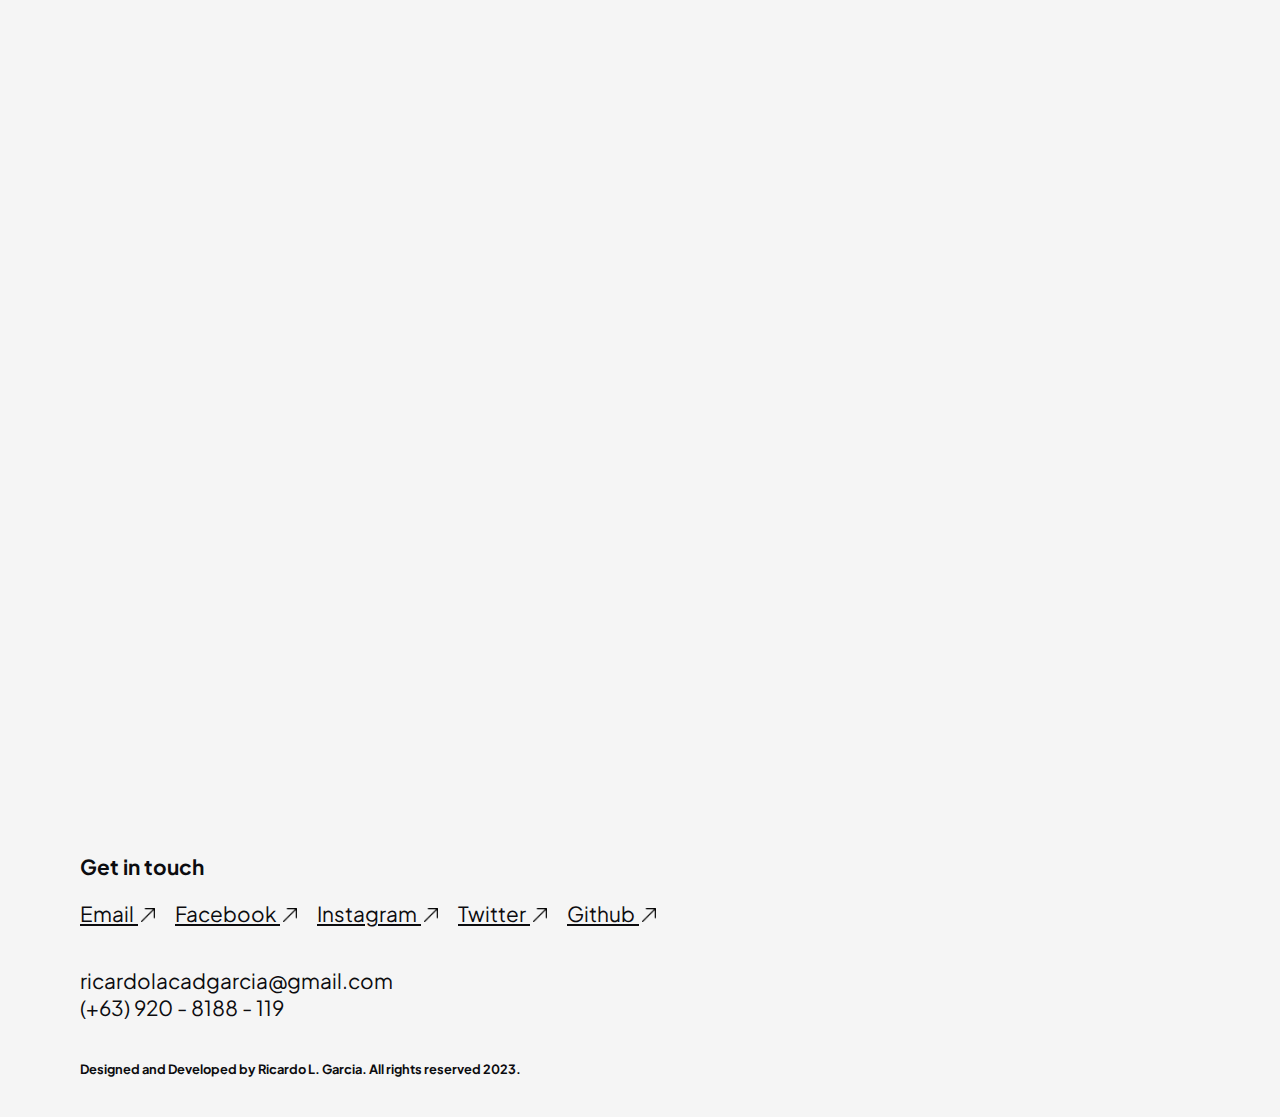
<file: pages/graphic_design.html>
<!DOCTYPE html>
<html lang="en">

<head>
    <meta charset="UTF-8">
    <meta name="viewport" content="width=device-width, initial-scale=1.0">
    <link rel="shortcut icon" href="../assets/img/rlg_logo_black.png" type="image/x-icon">
    <link rel="stylesheet" href="../css/style.css">
    <link rel="stylesheet" href="../css/aos.css">
    <title>Ricardo L. Garcia - Graphic Design</title>
</head>

<body>

    <nav class="nav" id="nav">
        <div class="container">
            <div class="nav_content">
                <a href="../index.html" class="nav_logo_link"><img src="../assets/img/rlg_logo_black.png"
                        alt="rlg_logo_black" class="nav_logo_img"></a>
                <ul class="nav_menu">
                    <li class="nav_item"><a href="../index.html" class="nav_link">Home</a></li>
                    <li class="nav_item"><a href="./about_me.html" class="nav_link">About me</a></li>
                    <li class="nav_item"><a href="../index.html#work" class="nav_link">work</a></li>
                </ul>
                <div class="hamburger_menu_btn">
                    <span class="hamburger_menu_btn_line"></span>
                    <span class="hamburger_menu_btn_line"></span>
                    <span class="hamburger_menu_btn_line"></span>
                </div>
            </div>
        </div>
    </nav>

    <section class="work" id="work">
        <div class="container">
            <div class="work_content">
                <h1 class="work_title">Graphic Design</h1>
                <div class="work_list">

                    <div class="work_item" data-aos="fade-in" data-aos-duration="1500">
                        <img src="../assets/img/graphic_design/meowta_verse_poster_design.jpg" alt="meowta_verse_poster_design"
                            class="work_item_list_item_img">
                    </div>

                    <div class="work_item" data-aos="fade-in" data-aos-duration="1500">
                        <img src="../assets/img/graphic_design/flow_g_rapstar_poster_design.jpg" alt="flow_g_rapstar_poster_design"
                            class="work_item_list_item_img">
                    </div>

                    <div class="work_item" data-aos="fade-in" data-aos-duration="1500">
                        <img src="../assets/img/graphic_design/skusta_clee_poster_design.jpg" alt="skusta_clee_poster_design"
                            class="work_item_list_item_img">
                    </div>

                    <div class="work_item" data-aos="fade-in" data-aos-duration="1500">
                        <img src="../assets/img/graphic_design/asus_scar_gl503ge-rs71_poster_design.jpg" alt="asus_scar_gl503ge-rs71_poster_design"
                            class="work_item_list_item_img">
                    </div>

                    <div class="work_item" data-aos="fade-in" data-aos-duration="1500">
                        <img src="../assets/img/graphic_design/cornetto_mint_chocolate_chip_ice_cream_poster_design.jpg" alt="cornetto_mint_chocolate_chip_ice_cream_poster_design"
                            class="work_item_list_item_img">
                    </div>

                    <div class="work_item" data-aos="fade-in" data-aos-duration="1500">
                        <img src="../assets/img/graphic_design/nike_shoes_poster_design.jpg"
                            alt="nike_shoes_poster_design" class="work_item_list_item_img">
                    </div>

                    <div class="work_item" data-aos="fade-in" data-aos-duration="1500">
                        <img src="../assets/img/graphic_design/pizza_ni_juan_pizza_poster_design.jpg"
                            alt="pizza_ni_juan_pizza_poster_design" class="work_item_list_item_img">
                    </div>

                    <div class="work_item" data-aos="fade-in" data-aos-duration="1500">
                        <img src="../assets/img/graphic_design/marc_marquez_poster_design.jpg"
                            alt="marc_marquez_poster_design" class="work_item_list_item_img">
                    </div>

                    <div class="work_item" data-aos="fade-in" data-aos-duration="1500">
                        <img src="../assets/img/graphic_design/dunkin_donut_sweet_glazed_donut_poster_design.jpg"
                            alt="dunkin_donut_sweet_glazed_donut_poster_design" class="work_item_list_item_img">
                    </div>

                    <div class="work_item" data-aos="fade-in" data-aos-duration="1500">
                        <img src="../assets/img/graphic_design/skateboard_poster_design.jpg" alt="skateboard_poster_design"
                            class="work_item_list_item_img">
                    </div>

                    <div class="work_item" data-aos="fade-in" data-aos-duration="1500">
                        <img src="../assets/img/graphic_design/black_helmet_poster_design.jpg" alt="black_helmet_poster_design"
                            class="work_item_list_item_img">
                    </div>

                    <div class="work_item" data-aos="fade-in" data-aos-duration="1500">
                        <img src="../assets/img/graphic_design/rolex_oyster_perpetual_datejust_poster_design.jpg" alt="rolex_oyster_perpetual_datejust_poster_design"
                            class="work_item_list_item_img">
                    </div>

                    <div class="work_item" data-aos="fade-in" data-aos-duration="1500">
                        <img src="../assets/img/graphic_design/axe_twist_poster_design.jpg" alt="axe_twist_poster_design"
                            class="work_item_list_item_img">
                    </div>
                    
                    <div class="work_item" data-aos="fade-in" data-aos-duration="1500">
                        <img src="../assets/img/graphic_design/max_verstappen_poster_design.jpg" alt="max_verstappen_poster_design"
                            class="work_item_list_item_img">
                    </div>
                    
                    <div class="work_item" data-aos="fade-in" data-aos-duration="1500">
                        <img src="../assets/img/graphic_design/marshmello_live_concert_poster_design.jpg" alt="marshmello_live_concert_poster_design"
                            class="work_item_list_item_img">
                    </div>
                    

                    <div class="work_item" data-aos="fade-in" data-aos-duration="1500">
                        <img src="../assets/img/graphic_design/flow_g_poster_design.jpg" alt="flow_g_poster_design"
                            class="work_item_list_item_img">
                    </div>

                    <div class="work_item" data-aos="fade-in" data-aos-duration="1500">
                        <img src="../assets/img/graphic_design/pizza_ni_juan_brochure_menu_design.jpg" alt="pizza_ni_juan_brochure_menu_design"
                            class="work_item_list_item_img">
                    </div>

                    <div class="work_item" data-aos="fade-in" data-aos-duration="1500">
                        <img src="../assets/img/graphic_design/jake_paul_vs_mike_tyson_poster_design.jpg" alt="jake_paul_vs_mike_tyson_poster_design"
                            class="work_item_list_item_img">
                    </div>

                    <div class="work_item" data-aos="fade-in" data-aos-duration="1500">
                        <img src="../assets/img/graphic_design/kobe_bryant_poster_design.jpg" alt="kobe_bryant_poster_design"
                            class="work_item_list_item_img">
                    </div>

                    <div class="work_item" data-aos="fade-in" data-aos-duration="1500">
                        <img src="../assets/img/graphic_design/futuristic_medusa_poster_design.jpg" alt="futuristic_medusa_poster_design"
                            class="work_item_list_item_img">
                    </div>

                    <div class="work_item" data-aos="fade-in" data-aos-duration="1500">
                        <img src="../assets/img/graphic_design/stay_hydrated_visual_identity.jpg" alt="stay_hydrated_visual_identity"
                            class="work_item_list_item_img">
                    </div>
                    
                    <div class="work_item" data-aos="fade-in" data-aos-duration="1500">
                        <img src="../assets/img/graphic_design/dodge_viper_sports_car_poster_design.jpg" alt="dodge_viper_car_poster_design"
                            class="work_item_list_item_img">
                    </div>

                    <div class="work_item" data-aos="fade-in" data-aos-duration="1500">
                        <img src="../assets/img/graphic_design/tony_hawk_poster_design.jpg" alt="tony_hawk_poster_design"
                            class="work_item_list_item_img">
                    </div>    

                    <div class="work_item" data-aos="fade-in" data-aos-duration="1500">
                        <img src="../assets/img/graphic_design/yamaha_yzf-r15_sports_bike_poster_design.jpg"
                            alt="yamaha_yzf-r15_sports_bike_poster_design" class="work_item_list_item_img">
                    </div>

                    <div class="work_item" data-aos="fade-in" data-aos-duration="1500">
                        <img src="../assets/img/graphic_design/december_avenue_poster_design.jpg" alt="december_avenue_poster_design"
                            class="work_item_list_item_img">
                    </div>

                    <div class="work_item" data-aos="fade-in" data-aos-duration="1500">
                        <img src="../assets/img/graphic_design/december_avenue_vexel_art_poster_design.jpg" alt="december_avenue_vexel_art_poster_design"
                            class="work_item_list_item_img">
                    </div>

                    <div class="work_item" data-aos="fade-in" data-aos-duration="1500">
                        <img src="../assets/img/graphic_design/travel_and_tour_japan_travel_package_poster_design.jpg" alt="travel_and_tour_japan_travel_package_poster_design"
                            class="work_item_list_item_img">
                    </div>
                    
                    <div class="work_item" data-aos="fade-in" data-aos-duration="1500">
                        <img src="../assets/img/graphic_design/you_are_a_unique_creature_clothing_design_black.jpg" alt="you_are_a_unique_creature_clothing_design_black"
                            class="work_item_list_item_img">
                    </div>

                    <div class="work_item" data-aos="fade-in" data-aos-duration="1500">
                        <img src="../assets/img/graphic_design/hakken_poster_design.jpg" alt="hakken_poster_design"
                            class="work_item_list_item_img">
                    </div>

                    <div class="work_item" data-aos="fade-in" data-aos-duration="1500">
                        <img src="../assets/img/graphic_design/deadpool3_poster_design.jpg" alt="deadpool3_poster_design"
                            class="work_item_list_item_img">
                    </div>

                    <div class="work_item" data-aos="fade-in" data-aos-duration="1500">
                        <img src="../assets/img/graphic_design/supra_car_poster_design.jpg"
                            alt="supra_car_poster_design" class="work_item_list_item_img">
                    </div>

                    <div class="work_item" data-aos="fade-in" data-aos-duration="1500">
                        <img src="../assets/img/graphic_design/december_avenue_concert_poster_design.jpg" alt="december_avenue_concert_poster_design"
                            class="work_item_list_item_img">
                    </div>

                    <div class="work_item" data-aos="fade-in" data-aos-duration="1500">
                        <img src="../assets/img/graphic_design/ramen_ikouze_poster_design.jpg"
                            alt="ramen_ikouze_poster_design" class="work_item_list_item_img">
                    </div>

                    <div class="work_item" data-aos="fade-in" data-aos-duration="1500">
                        <img src="../assets/img/graphic_design/big_burger_poster_design.jpg"
                            alt="big_burger_poster_design" class="work_item_list_item_img">
                    </div>

                    <div class="work_item" data-aos="fade-in" data-aos-duration="1500">
                        <img src="../assets/img/graphic_design/tambay_light_poster_design.jpg"
                            alt="tambay_light_poster_design" class="work_item_list_item_img">
                    </div>

                    <div class="work_item" data-aos="fade-in" data-aos-duration="1500">
                        <img src="../assets/img/graphic_design/asus_scar_gl503ge-rs71_poster_design(2).jpg" alt="asus_scar_gl503ge-rs71_poster_design(2)"
                            class="work_item_list_item_img">
                    </div>

                    <div class="work_item" data-aos="fade-in" data-aos-duration="1500">
                        <img src="../assets/img/graphic_design/blackpink_poster_design.jpg" alt="blackpink_poster_design"
                            class="work_item_list_item_img">
                    </div>

                    <div class="work_item" data-aos="fade-in" data-aos-duration="1500">
                        <img src="../assets/img/graphic_design/deadpool3_poster_design(2).jpg" alt="deadpool3_poster_design(2)"
                            class="work_item_list_item_img">
                    </div>

                    <div class="work_item" data-aos="fade-in" data-aos-duration="1500">
                        <img src="../assets/img/graphic_design/pizza_menu_design.jpg" alt="pizza_menu_design"
                            class="work_item_list_item_img">
                    </div>

                    <div class="work_item" data-aos="fade-in" data-aos-duration="1500">
                        <img src="../assets/img/graphic_design/it_professionals_2023_poster_design.jpg"
                            alt="it_professionals_2023_poster_design" class="work_item_list_item_img">
                    </div>

                    <div class="work_item" data-aos="fade-in" data-aos-duration="1500">
                        <img src="../assets/img/graphic_design/aristotle_clothing_design_black.jpg"
                            alt="aristotle_clothing_design_black" class="work_item_list_item_img">
                    </div>

                    <div class="work_item" data-aos="fade-in" data-aos-duration="1500">
                        <img src="../assets/img/graphic_design/gojo_satoru_poster.jpg" alt="gojo_satoru_poster"
                            class="work_item_list_item_img">
                    </div>

                    <div class="work_item" data-aos="fade-in" data-aos-duration="1500">
                        <img src="../assets/img/graphic_design/core_of_principles_poster_design.jpg"
                            alt="core_of_principles_poster_design" class="work_item_list_item_img">
                    </div>

                    <div class="work_item" data-aos="fade-in" data-aos-duration="1500">
                        <img src="../assets/img/graphic_design/park_jonggun_clothing_design_black.jpg"
                            alt="park_jonggun_clothing_design_black" class="work_item_list_item_img">
                    </div>

                    <div class="work_item" data-aos="fade-in" data-aos-duration="1500">
                        <img src="../assets/img/graphic_design/nike_x_one_piece_poster_design.jpg"
                            alt="nike_x_one_piece_poster_design" class="work_item_list_item_img">
                    </div>

                    <div class="work_item" data-aos="fade-in" data-aos-duration="1500">
                        <img src="../assets/img/graphic_design/people_are_poison_clothing_design_black.jpg"
                            alt="people_are_poison_clothing_design_black" class="work_item_list_item_img">
                    </div>

                    <div class="work_item" data-aos="fade-in" data-aos-duration="1500">
                        <img src="../assets/img/graphic_design/7th_birthday_chris_adam_tabing_invitation_card_design.jpg"
                            alt="7th_birthday_chris_adam_tabing_invitation_card_design" class="work_item_list_item_img">
                    </div>

                    <div class="work_item" data-aos="fade-in" data-aos-duration="1500">
                        <img src="../assets/img/graphic_design/media_innovative_logo_design.jpg"
                            alt="media_innovative_logo_design" class="work_item_list_item_img">
                    </div>

                    <div class="work_item" data-aos="fade-in" data-aos-duration="1500">
                        <img src="../assets/img/graphic_design/mayan_medicine_infographic_design.jpg"
                            alt="mayan_medicine_infographic_design" class="work_item_list_item_img">
                    </div>

                    <div class="work_item" data-aos="fade-in" data-aos-duration="1500">
                        <img src="../assets/img/graphic_design/luffy_gear_5_clothing_design_black.jpg"
                            alt="luffy_gear_5_clothing_design_black" class="work_item_list_item_img">
                    </div>

                    <div class="work_item" data-aos="fade-in" data-aos-duration="1500">
                        <img src="../assets/img/graphic_design/git_in_a_nutshell_github_basics_poster_design.jpg"
                            alt="git_in_a_nutshell_github_basics_poster_design" class="work_item_list_item_img">
                    </div>

                    <div class="work_item" data-aos="fade-in" data-aos-duration="1500">
                        <img src="../assets/img/graphic_design/earist_lace_design.jpg"
                            alt="earist_lace_design" class="work_item_list_item_img">
                    </div>

                    <div class="work_item" data-aos="fade-in" data-aos-duration="1500">
                        <img src="../assets/img/graphic_design/earist_institution_polo_design.jpg"
                            alt="earist_institution_polo_design" class="work_item_list_item_img">
                    </div>

                    <div class="work_item" data-aos="fade-in" data-aos-duration="1500">
                        <img src="../assets/img/graphic_design/nike_x_one_piece_poster_design(2).jpg"
                            alt="nike_x_one_piece_poster_design(2)" class="work_item_list_item_img">
                    </div>

                    <div class="work_item" data-aos="fade-in" data-aos-duration="1500">
                        <img src="../assets/img/graphic_design/team_payaman_cult_v1_logo_design.jpg"
                            alt="team_payaman_cult_v1_logo_design(2)" class="work_item_list_item_img">
                    </div>

         
                </div>
            </div>
        </div>
    </section>

    <footer class="footer" id="footer">
        <div class="container">
            <div class="footer_content">
                <h1 class="footer_title">Get in touch</h1>
                <ul class="social_media_list">
                    <li class="social_media_item"><a href="mailto: ricardolacadgarcia@gmail.com" target="_blank"
                            class="social_media_link">Email <img src="../assets/img/up_right_arrow_icon.png"
                                alt="up_right_arrow_icon" class="up_right_arrow_icon"></a></li>
                    <li class="social_media_item"><a href="https://www.facebook.com/ricardolacadgarcia" target="_blank"
                            class="social_media_link">Facebook <img src="../assets/img/up_right_arrow_icon.png"
                                alt="up_right_arrow_icon" class="up_right_arrow_icon"></a></li>
                    <li class="social_media_item"><a href="https://www.instagram.com/ricardosgarcias" target="_blank"
                            class="social_media_link">Instagram <img src="../assets/img/up_right_arrow_icon.png"
                                alt="up_right_arrow_icon" class="up_right_arrow_icon"></a></li>
                    <li class="social_media_item"><a href="https://twitter.com/ricardosgarcias" target="_blank"
                            class="social_media_link">Twitter <img src="../assets/img/up_right_arrow_icon.png"
                                alt="up_right_arrow_icon" class="up_right_arrow_icon"></a></li>
                    <li class="social_media_item"><a href="https://github.com/constrlg" target="_blank"
                            class="social_media_link">Github <img src="../assets/img/up_right_arrow_icon.png"
                                alt="up_right_arrow_icon" class="up_right_arrow_icon"></a></li>
                </ul>
                <ul class="contact_list">
                    <li class="contact_item">ricardolacadgarcia@gmail.com</p>
                    <li class="contact_item">(+63) 920 - 8188 - 119</p>
                </ul>
                <p class="copy">Designed and Developed by Ricardo L. Garcia. All rights reserved 2023.</p>
            </div>
        </div>
    </footer>

    <script src="../js/main.js"></script>
    <script src="../js/aos.js"></script>
    <script>AOS.init();</script>
</body>

</html>
</file>
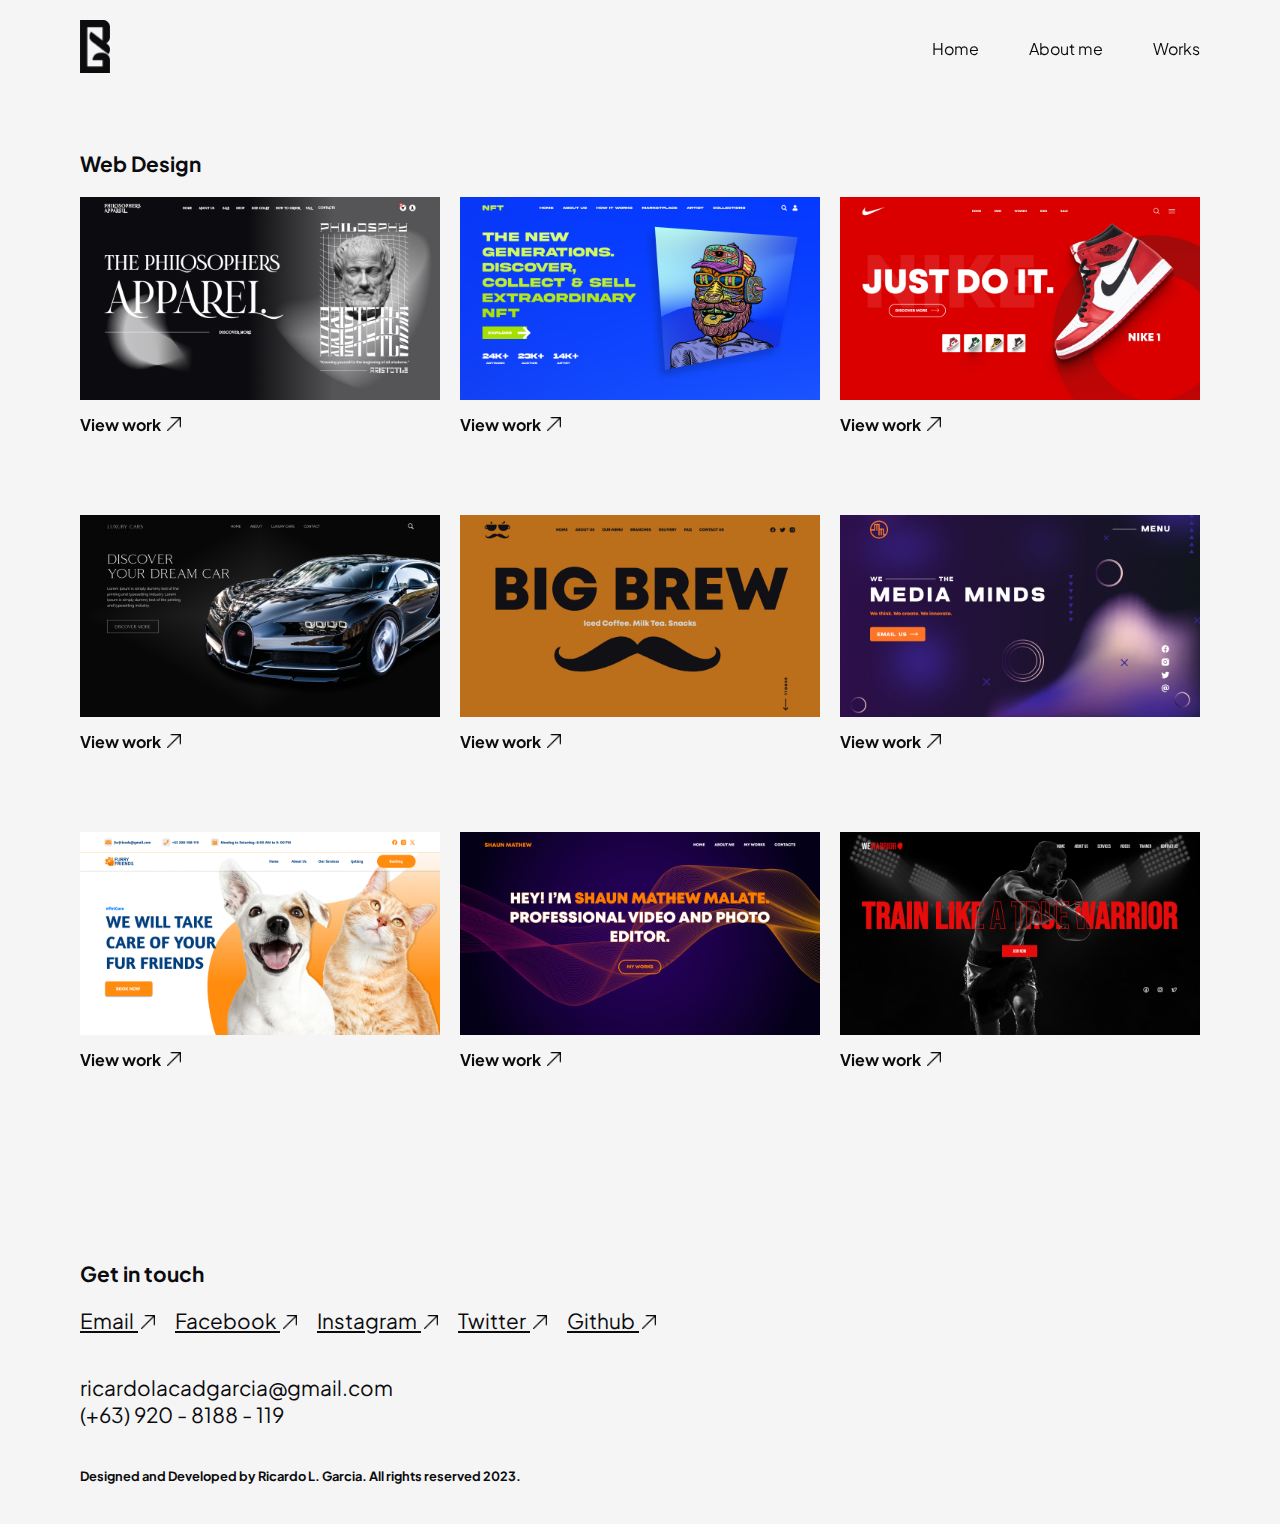
<file: pages/web_design.html>
<!DOCTYPE html>
<html lang="en">

<head>
    <meta charset="UTF-8">
    <meta name="viewport" content="width=device-width, initial-scale=1.0">
    <link rel="shortcut icon" href="../assets/img/rlg_logo_black.png" type="image/x-icon">
    <link rel="stylesheet" href="../css/style.css">
    <link rel="stylesheet" href="../css/aos.css">
    <title>Ricardo L. Garcia - Web Design</title>
</head>

<body>

    <nav class="nav" id="nav">
        <div class="container">
            <div class="nav_content">
                <a href="../index.html" class="nav_logo_link"><img src="../assets/img/rlg_logo_black.png"
                        alt="rlg_logo_black" class="nav_logo_img"></a>
                <ul class="nav_menu">
                    <li class="nav_item"><a href="../index.html" class="nav_link">Home</a></li>
                    <li class="nav_item"><a href="./about_me.html" class="nav_link">About me</a></li>
                    <li class="nav_item"><a href="../index.html#works" class="nav_link">Works</a></li>
                </ul>
                <div class="hamburger_menu_btn">
                    <span class="hamburger_menu_btn_line"></span>
                    <span class="hamburger_menu_btn_line"></span>
                    <span class="hamburger_menu_btn_line"></span>
                </div>
            </div>
        </div>
    </nav>

    <section class="work" id="work">
        <div class="container">
            <div class="work_content">
                <h1 class="work_title">Web Design</h1>
                <div class="work_list">

                    <div class="work_item" data-aos="fade-in" data-aos-duration="1500">
                        <img src="../assets/img/web_design/philosophers_apparel_web_design.jpg"
                            alt="philosophers_apparel_web_design" class="works_categories_item_list_item_img">
                        <a href="https://www.figma.com/proto/4qXPgHVbLQpzvrm6PxrNls/PHILOSOPHERS_APPAREL_WEB_DESIGN?page-id=0%3A1&type=design&node-id=1-4&viewport=113%2C188%2C0.07&t=zYJ4mkJCLEhhvXiJ-1&scaling=scale-down-width&starting-point-node-id=1%3A4&mode=design"
                            target="_blank" class="view_work_link">View work <img
                                src="../assets/img/up_right_arrow_icon.png" alt="up_right_arrow_icon"
                                class="up_right_arrow_icon"></a>
                    </div>

                    <div class="work_item" data-aos="fade-in" data-aos-duration="1500">
                        <img src="../assets/img/web_design/nft_web_design.jpg" alt="nft_web_design"
                            class="works_categories_item_list_item_img">
                        <a href="https://www.figma.com/proto/JC6yyxidWsz31GTiL9MbES/NFT_WEB_DESIGN?page-id=0%3A1&type=design&node-id=1-2&viewport=370%2C323%2C0.25&t=VjbFnhFiyR1AjmI4-1&scaling=scale-down-width&mode=design"
                            target="_blank" class="view_work_link">View work <img
                                src="../assets/img/up_right_arrow_icon.png" alt="up_right_arrow_icon"
                                class="up_right_arrow_icon"></a>
                    </div>

                    <div class="work_item" data-aos="fade-in" data-aos-duration="1500">
                        <img src="../assets/img/web_design/nike_hero_web_design.jpg"
                            alt="philosophers_apparel_web_design" class="works_categories_item_list_item_img">
                        <a href="https://www.figma.com/proto/8JgHJcPjfVqx21L4F1sHJg/NIKE_WEB_DESIGN?page-id=0%3A1&type=design&node-id=2-2&viewport=-76%2C291%2C0.25&t=0udaEsOQtt9wDV8Z-1&scaling=scale-down-width&mode=design"
                            target="_blank" class="view_work_link">View work <img
                                src="../assets/img/up_right_arrow_icon.png" alt="up_right_arrow_icon"
                                class="up_right_arrow_icon"></a>
                    </div>

                    <div class="work_item" data-aos="fade-in" data-aos-duration="1500">
                        <img src="../assets/img/web_design/luxury_cars_web_design.jpg" alt="luxury_cars_web_design"
                            class="works_categories_item_list_item_img">
                        <a href="https://www.figma.com/proto/mAPRTEp69lpHZMww936puw/Untitled?page-id=0%3A1&type=design&node-id=1-2&viewport=-462%2C260%2C0.25&t=6oqBsitBgxiXA374-1&scaling=scale-down-width&mode=design"
                            target="_blank" class="view_work_link">View work <img
                                src="../assets/img/up_right_arrow_icon.png" alt="up_right_arrow_icon"
                                class="up_right_arrow_icon"></a>
                    </div>

                    <div class="work_item" data-aos="fade-in" data-aos-duration="1500">
                        <img src="../assets/img/web_design/big_brew_web_design.jpg" alt="big_brew_web_design"
                            class="works_categories_item_list_item_img">
                        <a href="https://www.figma.com/proto/9UP5Qo8T7C31tzCMg5dkD8/BIG_BREW_WEB_DESIGN?page-id=0%3A1&type=design&node-id=0-1&viewport=432%2C43%2C0.04&t=TFOiOHH881yo69xM-1&scaling=scale-down-width&mode=design"
                            target="_blank" class="view_work_link">View work <img
                                src="../assets/img/up_right_arrow_icon.png" alt="up_right_arrow_icon"
                                class="up_right_arrow_icon"></a>
                    </div>

                    <div class="work_item" data-aos="fade-in" data-aos-duration="1500">
                        <img src="../assets/img/web_design/media_minds_web_design.jpg" alt="media_minds_web_design"
                            class="works_categories_item_list_item_img">
                        <a href="https://www.figma.com/proto/SdrCUFkin2qWKVeBqh3pgG/MEDIA_MINDS_WEB_DESIGN?page-id=0%3A1&type=design&node-id=1-2&viewport=426%2C57%2C0.06&t=Ckur7K90cdyfh3EV-1&scaling=scale-down-width&mode=design"
                            target="_blank" class="view_work_link">View work <img
                                src="../assets/img/up_right_arrow_icon.png" alt="up_right_arrow_icon"
                                class="up_right_arrow_icon"></a>
                    </div>

                    <div class="work_item" data-aos="fade-in" data-aos-duration="1500">
                        <img src="../assets/img/web_design/furry_friends_web_design.jpg" alt="furry_friends_web_design"
                            class="works_categories_item_list_item_img">
                        <a href="https://www.figma.com/proto/QPa0gEUGCoAqZKywqLgQuA/FURRY_FRIENDS_WEB_DESIGN?page-id=0%3A1&type=design&node-id=4-22&viewport=285%2C62%2C0.07&t=LIq9DQKdY5HPbDGC-1&scaling=scale-down-width&mode=design"
                            target="_blank" class="view_work_link">View work <img
                                src="../assets/img/up_right_arrow_icon.png" alt="up_right_arrow_icon"
                                class="up_right_arrow_icon"></a>
                    </div>

                    <div class="work_item" data-aos="fade-in" data-aos-duration="1500">
                        <img src="../assets/img/web_design/shaunieeee_web_design.jpg" alt="shaunieeee_web_design"
                            class="works_categories_item_list_item_img">
                        <a href="https://www.figma.com/proto/sJu4mcX1klj51DSTX3J2FQ/SHAUNIEEEE-PORTFOLIO?page-id=0%3A1&type=design&node-id=1-2&viewport=342%2C80%2C0.11&t=qo6DG5FSMy8QoEar-1&scaling=scale-down-width&mode=design"
                            target="_blank" class="view_work_link">View work <img
                                src="../assets/img/up_right_arrow_icon.png" alt="up_right_arrow_icon"
                                class="up_right_arrow_icon"></a>
                    </div>

                    <div class="work_item" data-aos="fade-in" data-aos-duration="1500">
                        <img src="../assets/img/web_design/we_warrior_web_design.jpg" alt="we_warrior_web_design"
                            class="works_categories_item_list_item_img">
                        <a href="https://www.figma.com/proto/VssZbPvw70Uo81y1QJs4Ge/WE_WARRIOR_WEB_DESIGN?page-id=0%3A1&type=design&node-id=2-326&viewport=438%2C246%2C0.25&t=qEyK9ua7VhhtrZLi-1&scaling=scale-down-width&mode=design"
                            target="_blank" class="view_work_link">View work <img
                                src="../assets/img/up_right_arrow_icon.png" alt="up_right_arrow_icon"
                                class="up_right_arrow_icon"></a>
                    </div>


                </div>


            </div>
        </div>
        </div>
    </section>

    <footer class="footer" id="footer">
        <div class="container">
            <div class="footer_content">
                <h1 class="footer_title">Get in touch</h1>
                <ul class="social_media_list">
                    <li class="social_media_item"><a href="mailto: ricardolacadgarcia@gmail.com" target="_blank"
                            class="social_media_link">Email <img src="../assets/img/up_right_arrow_icon.png"
                                alt="up_right_arrow_icon" class="up_right_arrow_icon"></a></li>
                    <li class="social_media_item"><a href="https://www.facebook.com/ricardolacadgarcia" target="_blank"
                            class="social_media_link">Facebook <img src="../assets/img/up_right_arrow_icon.png"
                                alt="up_right_arrow_icon" class="up_right_arrow_icon"></a></li>
                    <li class="social_media_item"><a href="https://www.instagram.com/ricardosgarcias" target="_blank"
                            class="social_media_link">Instagram <img src="../assets/img/up_right_arrow_icon.png"
                                alt="up_right_arrow_icon" class="up_right_arrow_icon"></a></li>
                    <li class="social_media_item"><a href="https://twitter.com/ricardosgarcias" target="_blank"
                            class="social_media_link">Twitter <img src="../assets/img/up_right_arrow_icon.png"
                                alt="up_right_arrow_icon" class="up_right_arrow_icon"></a></li>
                    <li class="social_media_item"><a href="https://github.com/constrlg" target="_blank"
                            class="social_media_link">Github <img src="../assets/img/up_right_arrow_icon.png"
                                alt="up_right_arrow_icon" class="up_right_arrow_icon"></a></li>
                </ul>
                <ul class="contact_list">
                    <li class="contact_item">ricardolacadgarcia@gmail.com</p>
                    <li class="contact_item">(+63) 920 - 8188 - 119</p>
                </ul>
                <p class="copy">Designed and Developed by Ricardo L. Garcia. All rights reserved 2023.</p>
            </div>
        </div>
    </footer>

    <script src="/js/main.js"></script>
    <script src="/js/aos.js"></script>
    <script>AOS.init();</script>
</body>

</html>
</file>
<file: css/style.css>
* {
  margin: 0;
  padding: 0;
  box-sizing: border-box;
}

:root {
  --color1: #0c0c0f;
  --color2: #f5f5f5;
  --color3: #707070;

  --text-large: 1.5rem;
  --text-medium: 1.3rem;
  --text-small: 1rem;

  --regular: 400;
  --bold: 700;
}

@font-face {
  font-family: plus_jakarta_sans;
  src: url("/assets/font/PlusJakartaSans_Regular.ttf") format("truetype");
  font-style: normal;
  font-weight: 400;
}

@font-face {
  font-family: plus_jakarta_sans;
  src: url("/assets/font/PlusJakartaSans_Bold.ttf") format("truetype");
  font-style: normal;
  font-weight: 700;
}

html {scroll-behavior: smooth;}
body {
  background-color: var(--color2);
  font-family: plus_jakarta_sans;
  font-weight: var(--regular);
  color: var(--color1);
}

ul {
  list-style: none;
}

a {
  text-decoration: none;
}

img {
  width: 100%;
}

hr {
  opacity: 30%;
}

.container {
  padding-inline: 80px;
}

.up_right_arrow_icon {
  max-width: 14px;
  margin-left: 3px;
}

.highlight {
  color: var(--color1);
  font-weight: var(--bold);
}

.view_work_link {
  color: var(--color1);
  font-size: var(--text-small);
  font-weight: var(--bold);
  margin-top: 10px;
  display: inline-block;
}
  
.see_more_link {
  color: var(--color1);
  font-size: var(--text-small);
  font-weight: var(--bold);
  margin-top: 20px;
  float: right;
}


/* NAV */
.nav {
  position: fixed;
  top: 0;
  width: 100%;
  z-index: 99;
  padding: 20px 0;
  transition-duration: 0.3s;
}

.nav.nav_active {
  border-bottom: 1px solid rgba(0, 0, 0, 0.1);
  background-color: var(--color2);
  padding: 10px 0;
}

.nav .nav_content {
  display: flex;
  align-items: center;
  justify-content: space-between;
}

.nav .nav_content .nav_logo_link .nav_logo_img {
  width: 30px;
}

.nav .nav_content .nav_menu {
  display: flex;
  gap: 50px;
}

.nav .nav_content .nav_menu .nav_item {
  position: relative;
}

.nav .nav_content .nav_menu .nav_item::before {
  content: "";
  width: 0;
  height: 1px;
  display: block;
  background-color: var(--color1);
  position: absolute;
  margin-top: 11px;
  transition-duration: 0.3s;
}

.nav .nav_content .nav_menu .nav_item:hover::before {
  width: 100%;
}

.nav .nav_content .nav_menu .nav_item .nav_link {
  color: var(--color1);
}

.nav .nav_content .hamburger_menu_btn {
  display: none;
}

/* HERO */
.hero {
  padding-top: 150px;
}

.hero .hero_content .hero_text {
  margin-bottom: 30px;
}

.hero .hero_content .hero_text .hero_title {
  font-size: var(--text-large);
  color: var(--color3);
  font-weight: var(--regular);
}

.hero .hero_content .hero_text .hero_title .know_more_link {
  text-decoration: underline;
  color: var(--color1);
}

.hero .hero_content .hero_text .hero_subtitle {
  font-size: var(--text-medium);
  margin-top: 15px;
}

.hero .hero_content .hero_text .mouse_container {
  display: flex;
  justify-content: end;
  margin-top: 30px;
}

.hero .hero_content .hero_text .mouse {
  width: 25px;
  height: 40px;
  border: 2px solid var(--color1);
  border-radius: 25px;
  display: flex;
  justify-content: center;
}

.hero .hero_content .hero_text .mouse .scroll {
  width: 2px;
  height: 8px;
  display: block;
  background-color: var(--color1);
  border-radius: 10px;
  margin-top: 5px;
  animation: scroll_animation 2s ease-in-out infinite;
}

@keyframes scroll_animation {
  0% {
    transform: translateY(0);
  }
  50% {
    transform: translateY(5px);
  }
  1000% {
    transform: translateY(0);
  }
}

/* WORKS */
.works {
  padding-block: 150px;
}

.works .works_content .works_list {
  display: grid;
  row-gap: 100px;
  max-width: 500px;
  margin-inline: auto;
}

.works
  .works_content
  .works_list
  .works_category
  .works_category_title {
  font-size: var(--text-medium);
}

.works
  .works_content
  .works_list
  .works_category
  .works_category_list
{
  margin-top: 20px;
}

/* WORK */
.work 
{
  padding-block: 150px;
}

.work .work_content .work_title 
{
  font-size: var(--text-medium);
}

.work .work_content .work_list 
{
  display: grid;
  grid-template-columns: repeat(3, 1fr);
  gap: 80px 20px;
  margin-top: 20px;
}

/* ABOUT ME */
.about_me {
  padding: 150px 0;
}
.about_me .about_me_content {
  display: flex;
  justify-content: center;
}

.about_me .about_me_content .about_me_img {
  max-width: 400px;
  margin-inline: auto;
}

.about_me .about_me_content .about_me_text .about_me_title {
  font-size: var(--text-large);
}

.about_me .about_me_content .about_me_text .about_me_p {
  margin-top: 20px;
  font-size: var(--text-small);
  line-height: 30px;
  color: var(--color3);
}

.about_me .about_me_content .about_me_text .skills_and_tools
.front_end_tech,
.tools,
.soft_skills {
  font-size: var(--text-small);
  line-height: 30px;
}

.about_me .about_me_content .about_me_text .skills_and_tools {
  display: flex;
  flex-direction: column;
  row-gap: 15px;
}

.about_me .about_me_content .about_me_text .dl_resume_link
{
  background-color: var(--color1);
  color: var(--color2);
  padding: 15px;
  display: inline-block;
  margin-top: 30px;
  border-radius: 2px;
  font-size: var(--text-small);
  font-weight: var(--bold);
}


/* FOOTER */
.footer {
  padding-block: 40px;
}

.footer .footer_content .footer_title {
  font-size: var(--text-medium);
}

.footer .footer_content .social_media_list {
  display: flex;
  flex-wrap: wrap;
  gap: 20px;
  margin-top: 20px;
}

.footer .footer_content .social_media_list .social_media_item {
  font-size: var(--text-medium);
  text-decoration: underline;
}

.footer
  .footer_content
  .social_media_list
  .social_media_item
  .social_media_link {
  color: var(--color1);
}

.footer .footer_content .contact_list {
  margin-top: 40px;
  font-size: var(--text-medium);
}


.footer .footer_content .copy {
  font-size: 0.8rem;
  margin-top: 40px;
  font-weight: var(--bold);
}


/* MOBILE */
@media screen and (max-width: 768px) {
  .container {
    padding-inline: 20px;
  }

  .nav .nav_content .nav_menu {
    position: fixed;
    background-color: var(--color2);
    top: 0;
    right: 0;
    bottom: 0;
    left: 0;
    display: none;
    flex-direction: column;
    justify-content: center;
    align-items: center;
  }

  .nav .nav_content .nav_menu.nav_menu_active {
    display: flex;
  }

  .nav .nav_content .hamburger_menu_btn {
    display: flex;
    flex-direction: column;
    row-gap: 8px;
    z-index: 999;
  }

  .nav .nav_content .hamburger_menu_btn_line {
    width: 40px;
    height: 2px;
    background-color: var(--color1);
    display: block;
    transition-duration: 0.3s;
    position: relative;
  }

  .nav
    .nav_content
    .hamburger_menu_btn.hamburger_menu_btn_active
    > .hamburger_menu_btn_line:first-child {
      transform: rotate(45deg);
      position: absolute;
  }

  .nav
    .nav_content
    .hamburger_menu_btn.hamburger_menu_btn_active
    > .hamburger_menu_btn_line:nth-child(2) {
      opacity: 0;
  }

  .nav
    .nav_content
    .hamburger_menu_btn.hamburger_menu_btn_active
    > .hamburger_menu_btn_line:last-child {
    transform: rotate(-45deg);
    position: absolute;
  }

  .work
    .work_content
    .work_list {
    grid-template-columns: 1fr;
  }

  .about_me .about_me_content {
    flex-direction: column;
  }
  
  .footer .footer_content .contact_list {
    font-size: var(--text-small);
  }
}
</file>
